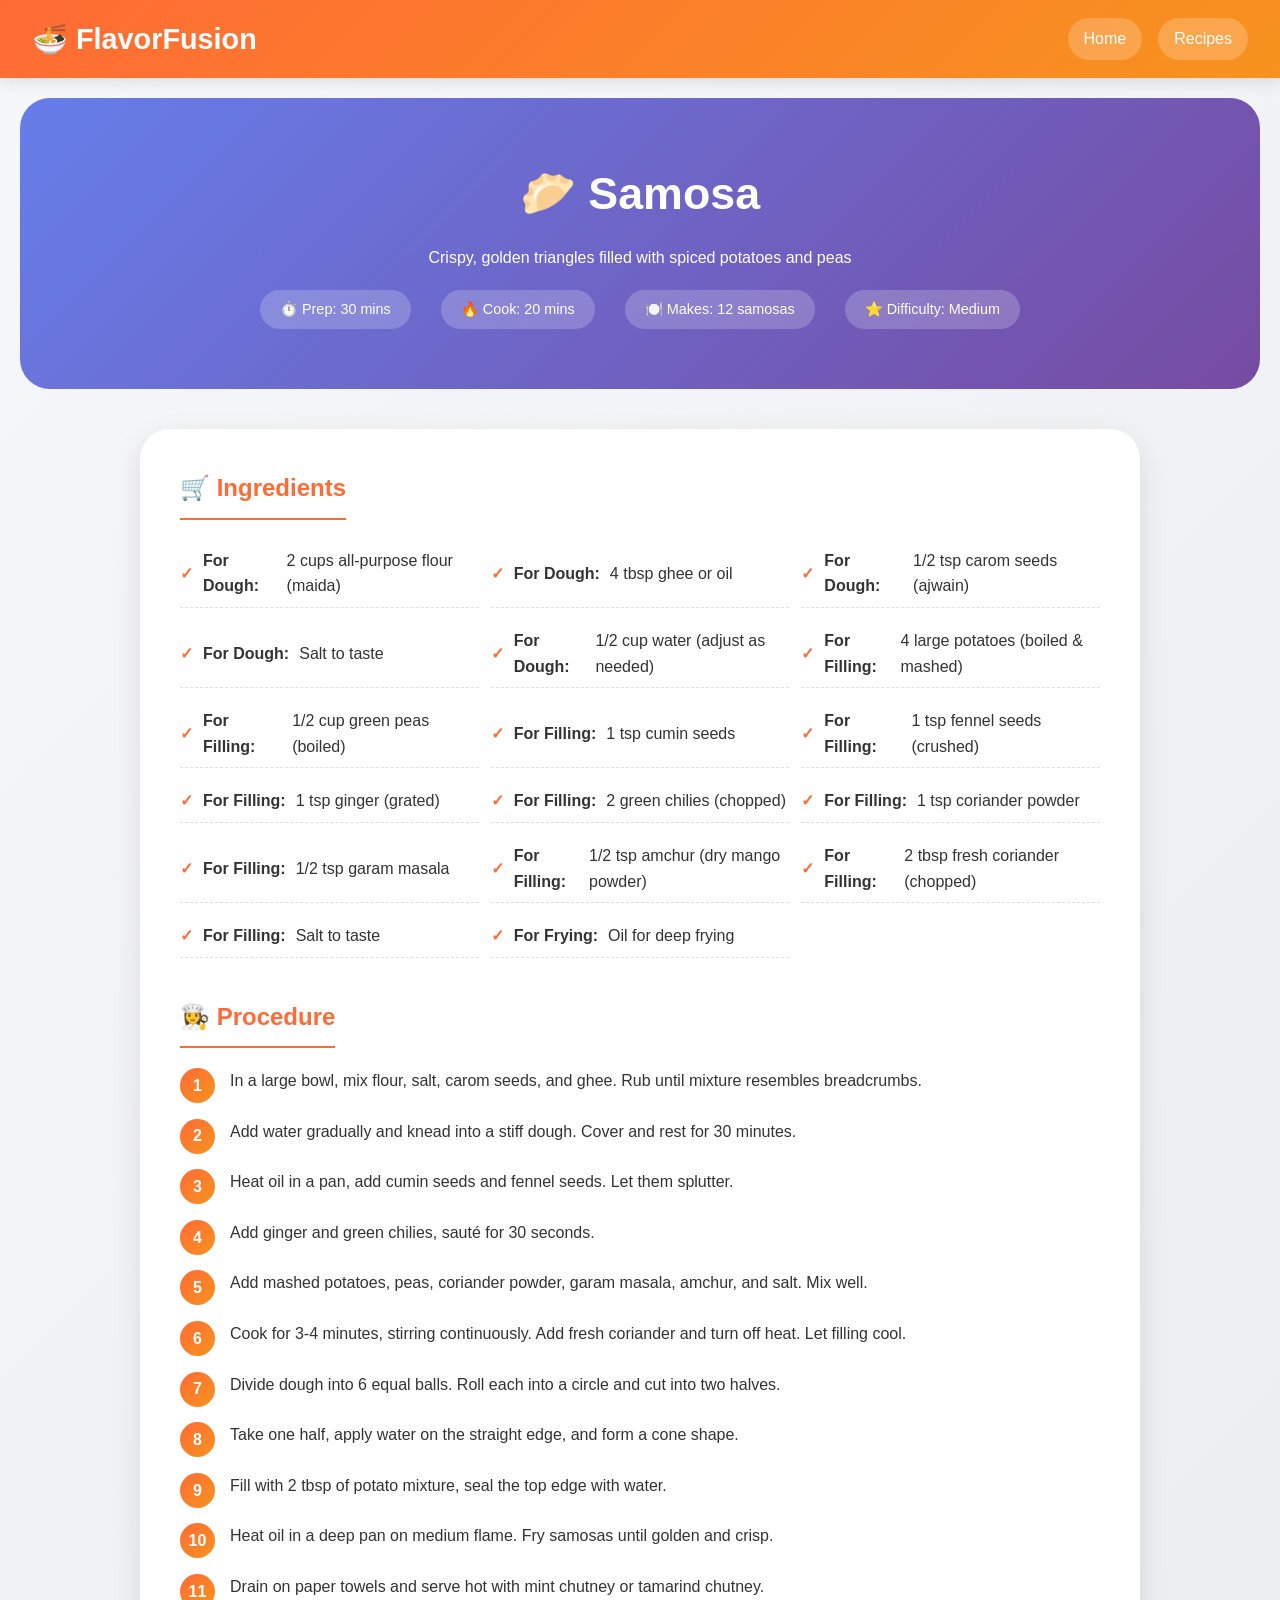
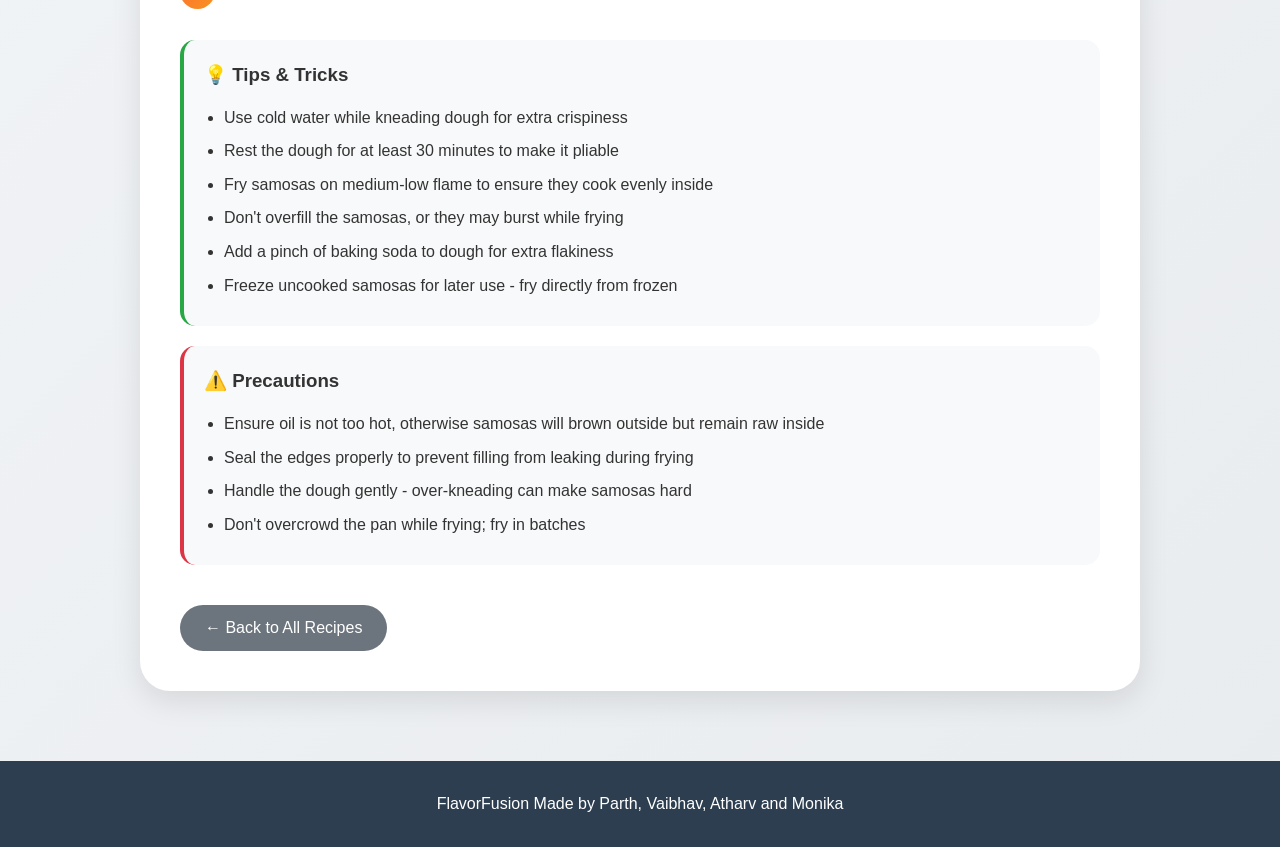
<file: recipe1.html>
<!DOCTYPE html>
<html lang="en">
<head>
    <meta charset="UTF-8">
    <meta name="viewport" content="width=device-width, initial-scale=1.0">
    <title>Samosa Recipe - FlavorFusion</title>
    <link rel="stylesheet" href="style.css">
</head>
<body>
    <header>
        <nav>
            <div class="logo"><a href="index.html">🍜 FlavorFusion</a></div>
            <div class="nav-links">
                <a href="index.html">Home</a>
                <a href="index.html#recipes">Recipes</a>
            </div>
        </nav>
    </header>

    <div class="container">
        <div class="recipe-hero">
            <h1>🥟 Samosa</h1>
            <p>Crispy, golden triangles filled with spiced potatoes and peas</p>
            <div class="recipe-meta">
                <span>⏱️ Prep: 30 mins</span>
                <span>🔥 Cook: 20 mins</span>
                <span>🍽️ Makes: 12 samosas</span>
                <span>⭐ Difficulty: Medium</span>
            </div>
        </div>

        <div class="recipe-content">
            <div class="recipe-section">
                <h2>🛒 Ingredients</h2>
                <ul class="ingredients-list">
                    <li><strong>For Dough:</strong> 2 cups all-purpose flour (maida)</li>
                    <li><strong>For Dough:</strong> 4 tbsp ghee or oil</li>
                    <li><strong>For Dough:</strong> 1/2 tsp carom seeds (ajwain)</li>
                    <li><strong>For Dough:</strong> Salt to taste</li>
                    <li><strong>For Dough:</strong> 1/2 cup water (adjust as needed)</li>
                    <li><strong>For Filling:</strong> 4 large potatoes (boiled & mashed)</li>
                    <li><strong>For Filling:</strong> 1/2 cup green peas (boiled)</li>
                    <li><strong>For Filling:</strong> 1 tsp cumin seeds</li>
                    <li><strong>For Filling:</strong> 1 tsp fennel seeds (crushed)</li>
                    <li><strong>For Filling:</strong> 1 tsp ginger (grated)</li>
                    <li><strong>For Filling:</strong> 2 green chilies (chopped)</li>
                    <li><strong>For Filling:</strong> 1 tsp coriander powder</li>
                    <li><strong>For Filling:</strong> 1/2 tsp garam masala</li>
                    <li><strong>For Filling:</strong> 1/2 tsp amchur (dry mango powder)</li>
                    <li><strong>For Filling:</strong> 2 tbsp fresh coriander (chopped)</li>
                    <li><strong>For Filling:</strong> Salt to taste</li>
                    <li><strong>For Frying:</strong> Oil for deep frying</li>
                </ul>
            </div>

            <div class="recipe-section">
                <h2>👩‍🍳 Procedure</h2>
                <ul class="steps-list">
                    <li>In a large bowl, mix flour, salt, carom seeds, and ghee. Rub until mixture resembles breadcrumbs.</li>
                    <li>Add water gradually and knead into a stiff dough. Cover and rest for 30 minutes.</li>
                    <li>Heat oil in a pan, add cumin seeds and fennel seeds. Let them splutter.</li>
                    <li>Add ginger and green chilies, sauté for 30 seconds.</li>
                    <li>Add mashed potatoes, peas, coriander powder, garam masala, amchur, and salt. Mix well.</li>
                    <li>Cook for 3-4 minutes, stirring continuously. Add fresh coriander and turn off heat. Let filling cool.</li>
                    <li>Divide dough into 6 equal balls. Roll each into a circle and cut into two halves.</li>
                    <li>Take one half, apply water on the straight edge, and form a cone shape.</li>
                    <li>Fill with 2 tbsp of potato mixture, seal the top edge with water.</li>
                    <li>Heat oil in a deep pan on medium flame. Fry samosas until golden and crisp.</li>
                    <li>Drain on paper towels and serve hot with mint chutney or tamarind chutney.</li>
                </ul>
            </div>

            <div class="tips-box">
                <h3>💡 Tips & Tricks</h3>
                <ul>
                    <li>Use cold water while kneading dough for extra crispiness</li>
                    <li>Rest the dough for at least 30 minutes to make it pliable</li>
                    <li>Fry samosas on medium-low flame to ensure they cook evenly inside</li>
                    <li>Don't overfill the samosas, or they may burst while frying</li>
                    <li>Add a pinch of baking soda to dough for extra flakiness</li>
                    <li>Freeze uncooked samosas for later use - fry directly from frozen</li>
                </ul>
            </div>

            <div class="precautions-box">
                <h3>⚠️ Precautions</h3>
                <ul>
                    <li>Ensure oil is not too hot, otherwise samosas will brown outside but remain raw inside</li>
                    <li>Seal the edges properly to prevent filling from leaking during frying</li>
                    <li>Handle the dough gently - over-kneading can make samosas hard</li>
                    <li>Don't overcrowd the pan while frying; fry in batches</li>
                </ul>
            </div>

            <a href="index.html" class="back-btn">← Back to All Recipes</a>
        </div>
    </div>

    <footer>
        <p>FlavorFusion Made by Parth, Vaibhav, Atharv and Monika</p>
    </footer>
</body>
</html>
</file>
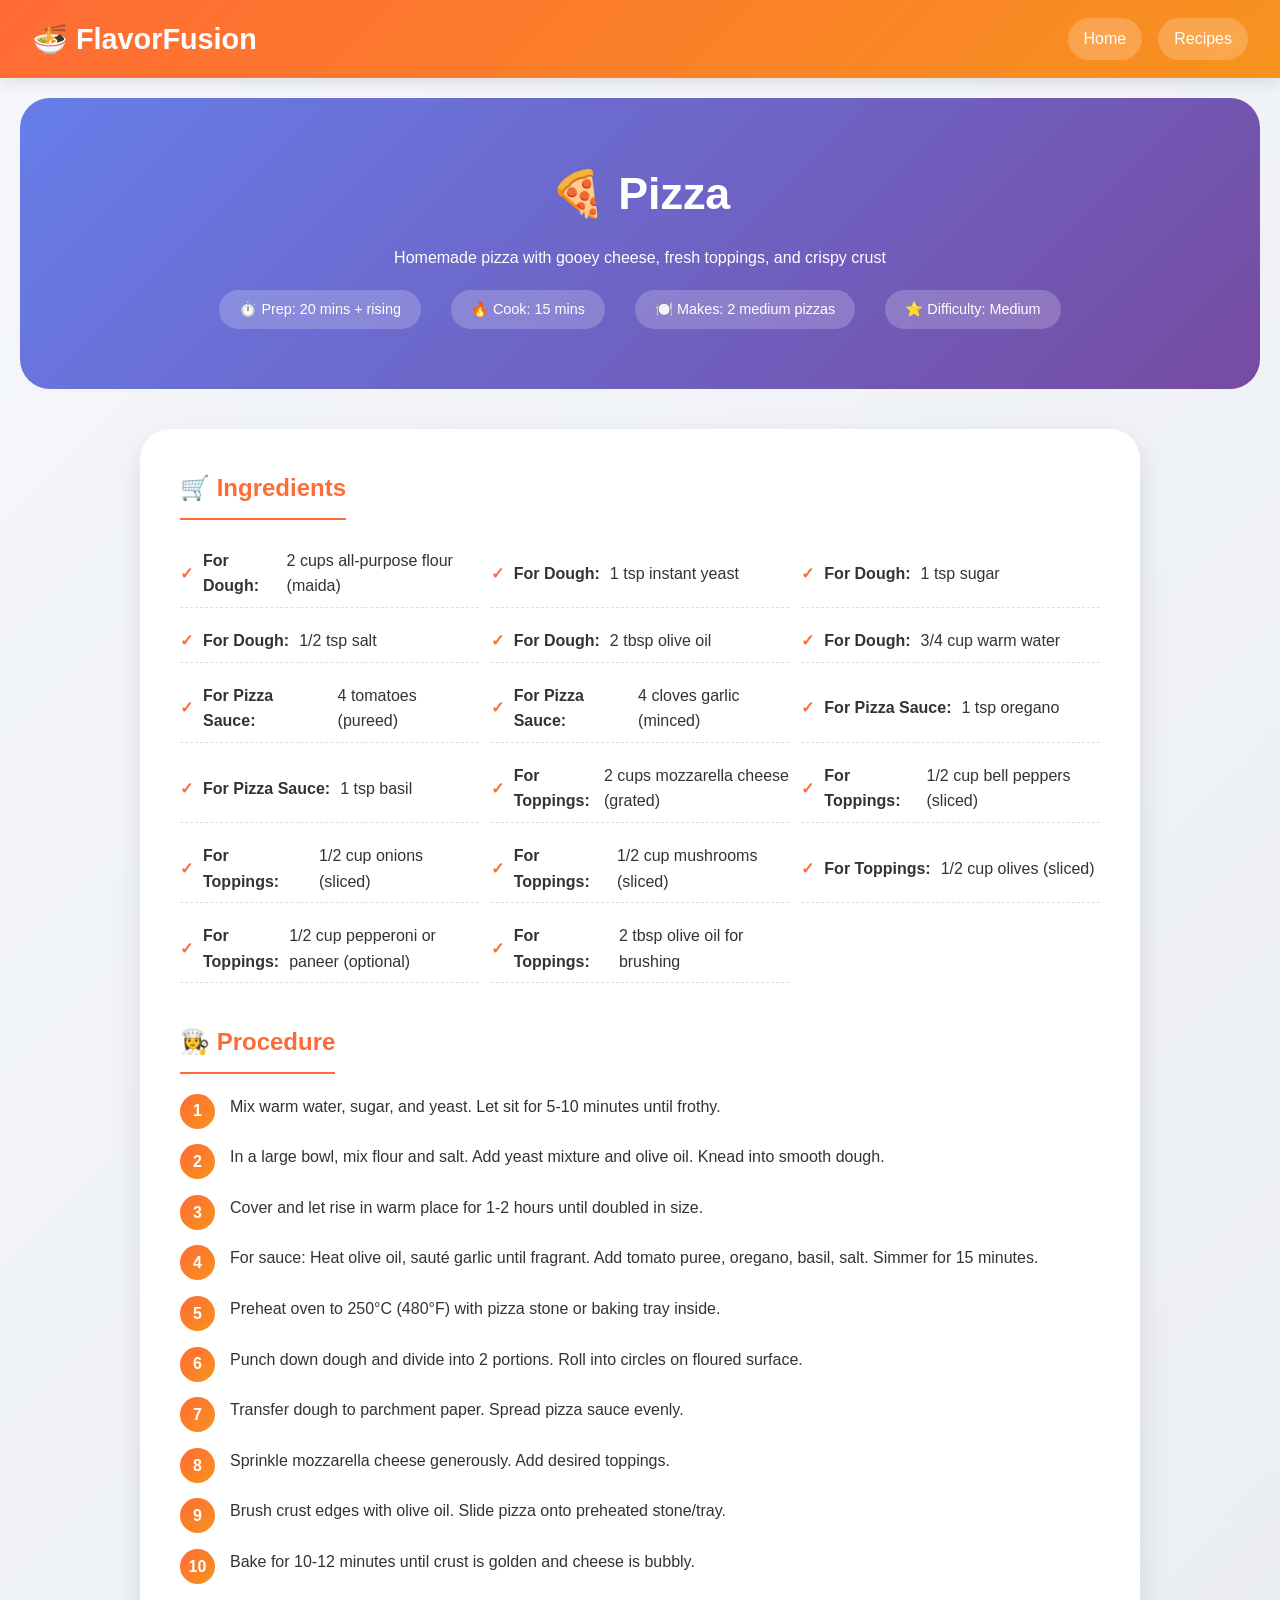
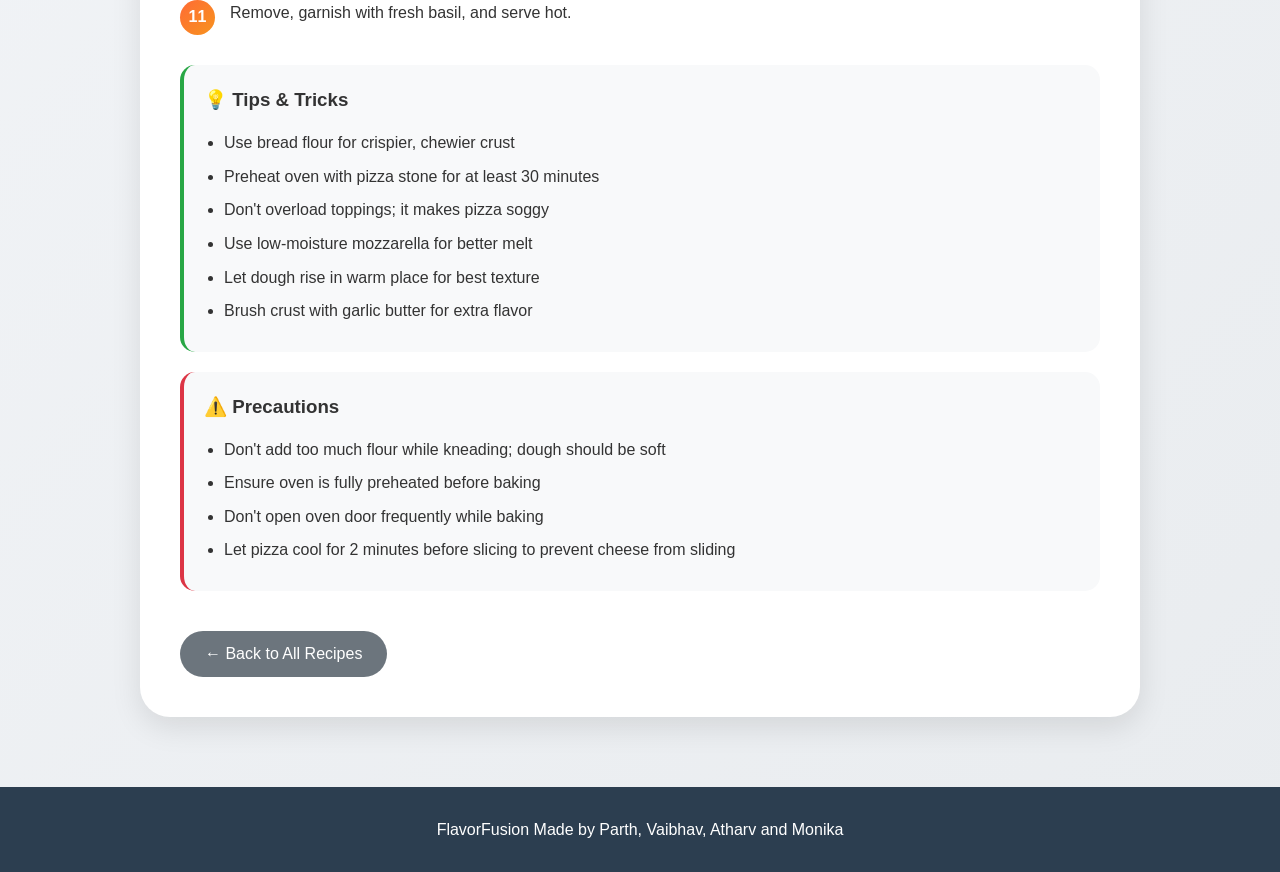
<file: recipe10.html>
<!DOCTYPE html>
<html lang="en">
<head>
    <meta charset="UTF-8">
    <meta name="viewport" content="width=device-width, initial-scale=1.0">
    <title>Pizza Recipe - FlavorFusion</title>
    <link rel="stylesheet" href="style.css">
</head>
<body>
    <header>
        <nav>
            <div class="logo"><a href="index.html">🍜 FlavorFusion</a></div>
            <div class="nav-links">
                <a href="index.html">Home</a>
                <a href="index.html#recipes">Recipes</a>
            </div>
        </nav>
    </header>

    <div class="container">
        <div class="recipe-hero">
            <h1>🍕 Pizza</h1>
            <p>Homemade pizza with gooey cheese, fresh toppings, and crispy crust</p>
            <div class="recipe-meta">
                <span>⏱️ Prep: 20 mins + rising</span>
                <span>🔥 Cook: 15 mins</span>
                <span>🍽️ Makes: 2 medium pizzas</span>
                <span>⭐ Difficulty: Medium</span>
            </div>
        </div>

        <div class="recipe-content">
            <div class="recipe-section">
                <h2>🛒 Ingredients</h2>
                <ul class="ingredients-list">
                    <li><strong>For Dough:</strong> 2 cups all-purpose flour (maida)</li>
                    <li><strong>For Dough:</strong> 1 tsp instant yeast</li>
                    <li><strong>For Dough:</strong> 1 tsp sugar</li>
                    <li><strong>For Dough:</strong> 1/2 tsp salt</li>
                    <li><strong>For Dough:</strong> 2 tbsp olive oil</li>
                    <li><strong>For Dough:</strong> 3/4 cup warm water</li>
                    <li><strong>For Pizza Sauce:</strong> 4 tomatoes (pureed)</li>
                    <li><strong>For Pizza Sauce:</strong> 4 cloves garlic (minced)</li>
                    <li><strong>For Pizza Sauce:</strong> 1 tsp oregano</li>
                    <li><strong>For Pizza Sauce:</strong> 1 tsp basil</li>
                    <li><strong>For Toppings:</strong> 2 cups mozzarella cheese (grated)</li>
                    <li><strong>For Toppings:</strong> 1/2 cup bell peppers (sliced)</li>
                    <li><strong>For Toppings:</strong> 1/2 cup onions (sliced)</li>
                    <li><strong>For Toppings:</strong> 1/2 cup mushrooms (sliced)</li>
                    <li><strong>For Toppings:</strong> 1/2 cup olives (sliced)</li>
                    <li><strong>For Toppings:</strong> 1/2 cup pepperoni or paneer (optional)</li>
                    <li><strong>For Toppings:</strong> 2 tbsp olive oil for brushing</li>
                </ul>
            </div>

            <div class="recipe-section">
                <h2>👩‍🍳 Procedure</h2>
                <ul class="steps-list">
                    <li>Mix warm water, sugar, and yeast. Let sit for 5-10 minutes until frothy.</li>
                    <li>In a large bowl, mix flour and salt. Add yeast mixture and olive oil. Knead into smooth dough.</li>
                    <li>Cover and let rise in warm place for 1-2 hours until doubled in size.</li>
                    <li>For sauce: Heat olive oil, sauté garlic until fragrant. Add tomato puree, oregano, basil, salt. Simmer for 15 minutes.</li>
                    <li>Preheat oven to 250°C (480°F) with pizza stone or baking tray inside.</li>
                    <li>Punch down dough and divide into 2 portions. Roll into circles on floured surface.</li>
                    <li>Transfer dough to parchment paper. Spread pizza sauce evenly.</li>
                    <li>Sprinkle mozzarella cheese generously. Add desired toppings.</li>
                    <li>Brush crust edges with olive oil. Slide pizza onto preheated stone/tray.</li>
                    <li>Bake for 10-12 minutes until crust is golden and cheese is bubbly.</li>
                    <li>Remove, garnish with fresh basil, and serve hot.</li>
                </ul>
            </div>

            <div class="tips-box">
                <h3>💡 Tips & Tricks</h3>
                <ul>
                    <li>Use bread flour for crispier, chewier crust</li>
                    <li>Preheat oven with pizza stone for at least 30 minutes</li>
                    <li>Don't overload toppings; it makes pizza soggy</li>
                    <li>Use low-moisture mozzarella for better melt</li>
                    <li>Let dough rise in warm place for best texture</li>
                    <li>Brush crust with garlic butter for extra flavor</li>
                </ul>
            </div>

            <div class="precautions-box">
                <h3>⚠️ Precautions</h3>
                <ul>
                    <li>Don't add too much flour while kneading; dough should be soft</li>
                    <li>Ensure oven is fully preheated before baking</li>
                    <li>Don't open oven door frequently while baking</li>
                    <li>Let pizza cool for 2 minutes before slicing to prevent cheese from sliding</li>
                </ul>
            </div>

            <a href="index.html" class="back-btn">← Back to All Recipes</a>
        </div>
    </div>

    <footer>
        <p>FlavorFusion Made by Parth, Vaibhav, Atharv and Monika</p>
    </footer>
</body>
</html>
</file>
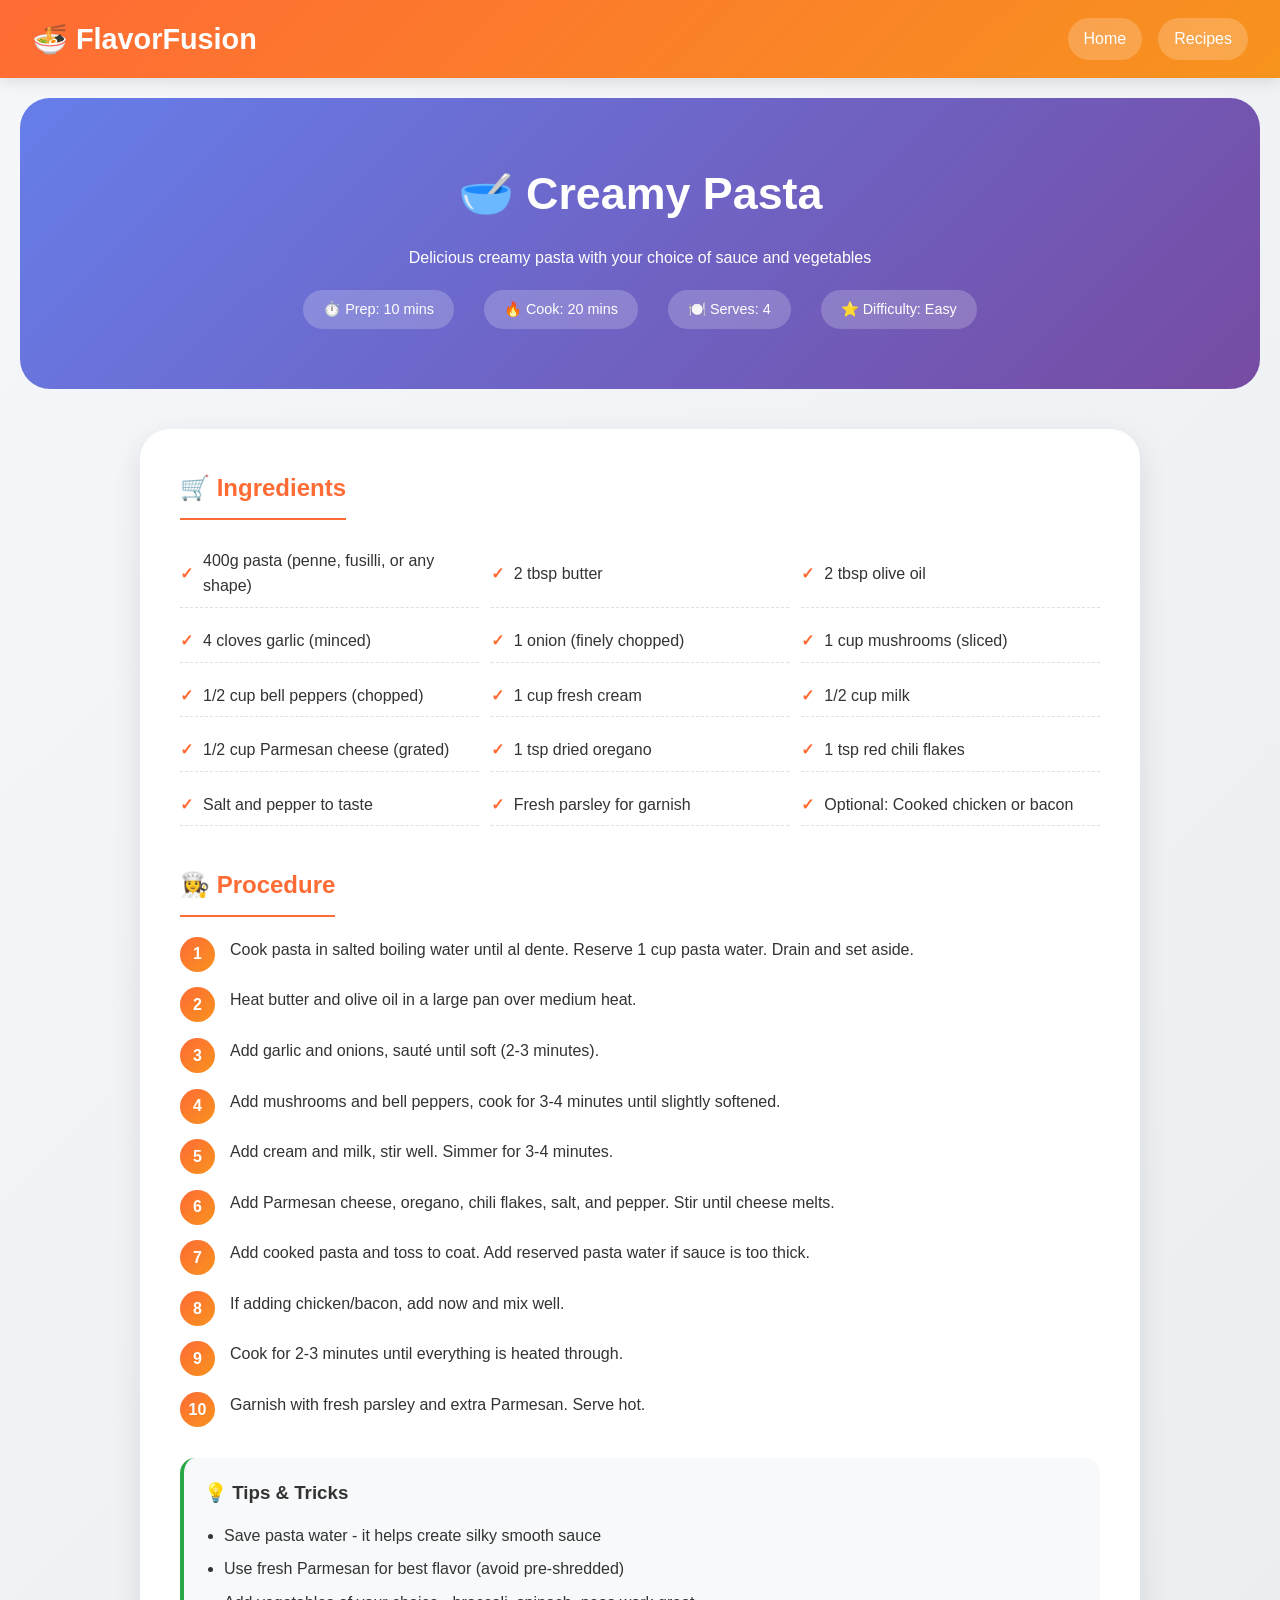
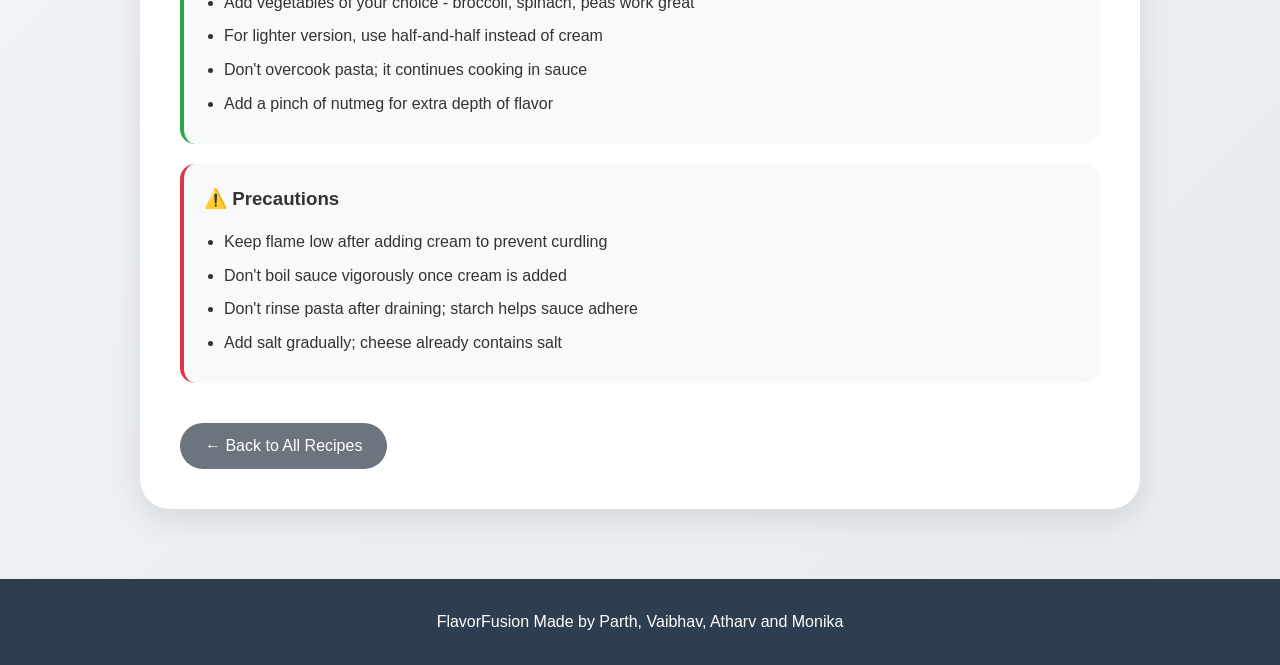
<file: recipe11.html>
<!DOCTYPE html>
<html lang="en">
<head>
    <meta charset="UTF-8">
    <meta name="viewport" content="width=device-width, initial-scale=1.0">
    <title>Pasta Recipe - FlavorFusion</title>
    <link rel="stylesheet" href="style.css">
</head>
<body>
    <header>
        <nav>
            <div class="logo"><a href="index.html">🍜 FlavorFusion</a></div>
            <div class="nav-links">
                <a href="index.html">Home</a>
                <a href="index.html#recipes">Recipes</a>
            </div>
        </nav>
    </header>

    <div class="container">
        <div class="recipe-hero">
            <h1>🥣 Creamy Pasta</h1>
            <p>Delicious creamy pasta with your choice of sauce and vegetables</p>
            <div class="recipe-meta">
                <span>⏱️ Prep: 10 mins</span>
                <span>🔥 Cook: 20 mins</span>
                <span>🍽️ Serves: 4</span>
                <span>⭐ Difficulty: Easy</span>
            </div>
        </div>

        <div class="recipe-content">
            <div class="recipe-section">
                <h2>🛒 Ingredients</h2>
                <ul class="ingredients-list">
                    <li>400g pasta (penne, fusilli, or any shape)</li>
                    <li>2 tbsp butter</li>
                    <li>2 tbsp olive oil</li>
                    <li>4 cloves garlic (minced)</li>
                    <li>1 onion (finely chopped)</li>
                    <li>1 cup mushrooms (sliced)</li>
                    <li>1/2 cup bell peppers (chopped)</li>
                    <li>1 cup fresh cream</li>
                    <li>1/2 cup milk</li>
                    <li>1/2 cup Parmesan cheese (grated)</li>
                    <li>1 tsp dried oregano</li>
                    <li>1 tsp red chili flakes</li>
                    <li>Salt and pepper to taste</li>
                    <li>Fresh parsley for garnish</li>
                    <li>Optional: Cooked chicken or bacon</li>
                </ul>
            </div>

            <div class="recipe-section">
                <h2>👩‍🍳 Procedure</h2>
                <ul class="steps-list">
                    <li>Cook pasta in salted boiling water until al dente. Reserve 1 cup pasta water. Drain and set aside.</li>
                    <li>Heat butter and olive oil in a large pan over medium heat.</li>
                    <li>Add garlic and onions, sauté until soft (2-3 minutes).</li>
                    <li>Add mushrooms and bell peppers, cook for 3-4 minutes until slightly softened.</li>
                    <li>Add cream and milk, stir well. Simmer for 3-4 minutes.</li>
                    <li>Add Parmesan cheese, oregano, chili flakes, salt, and pepper. Stir until cheese melts.</li>
                    <li>Add cooked pasta and toss to coat. Add reserved pasta water if sauce is too thick.</li>
                    <li>If adding chicken/bacon, add now and mix well.</li>
                    <li>Cook for 2-3 minutes until everything is heated through.</li>
                    <li>Garnish with fresh parsley and extra Parmesan. Serve hot.</li>
                </ul>
            </div>

            <div class="tips-box">
                <h3>💡 Tips & Tricks</h3>
                <ul>
                    <li>Save pasta water - it helps create silky smooth sauce</li>
                    <li>Use fresh Parmesan for best flavor (avoid pre-shredded)</li>
                    <li>Add vegetables of your choice - broccoli, spinach, peas work great</li>
                    <li>For lighter version, use half-and-half instead of cream</li>
                    <li>Don't overcook pasta; it continues cooking in sauce</li>
                    <li>Add a pinch of nutmeg for extra depth of flavor</li>
                </ul>
            </div>

            <div class="precautions-box">
                <h3>⚠️ Precautions</h3>
                <ul>
                    <li>Keep flame low after adding cream to prevent curdling</li>
                    <li>Don't boil sauce vigorously once cream is added</li>
                    <li>Don't rinse pasta after draining; starch helps sauce adhere</li>
                    <li>Add salt gradually; cheese already contains salt</li>
                </ul>
            </div>

            <a href="index.html" class="back-btn">← Back to All Recipes</a>
        </div>
    </div>

    <footer>
        <p>FlavorFusion Made by Parth, Vaibhav, Atharv and Monika</p>
    </footer>
</body>
</html>
</file>
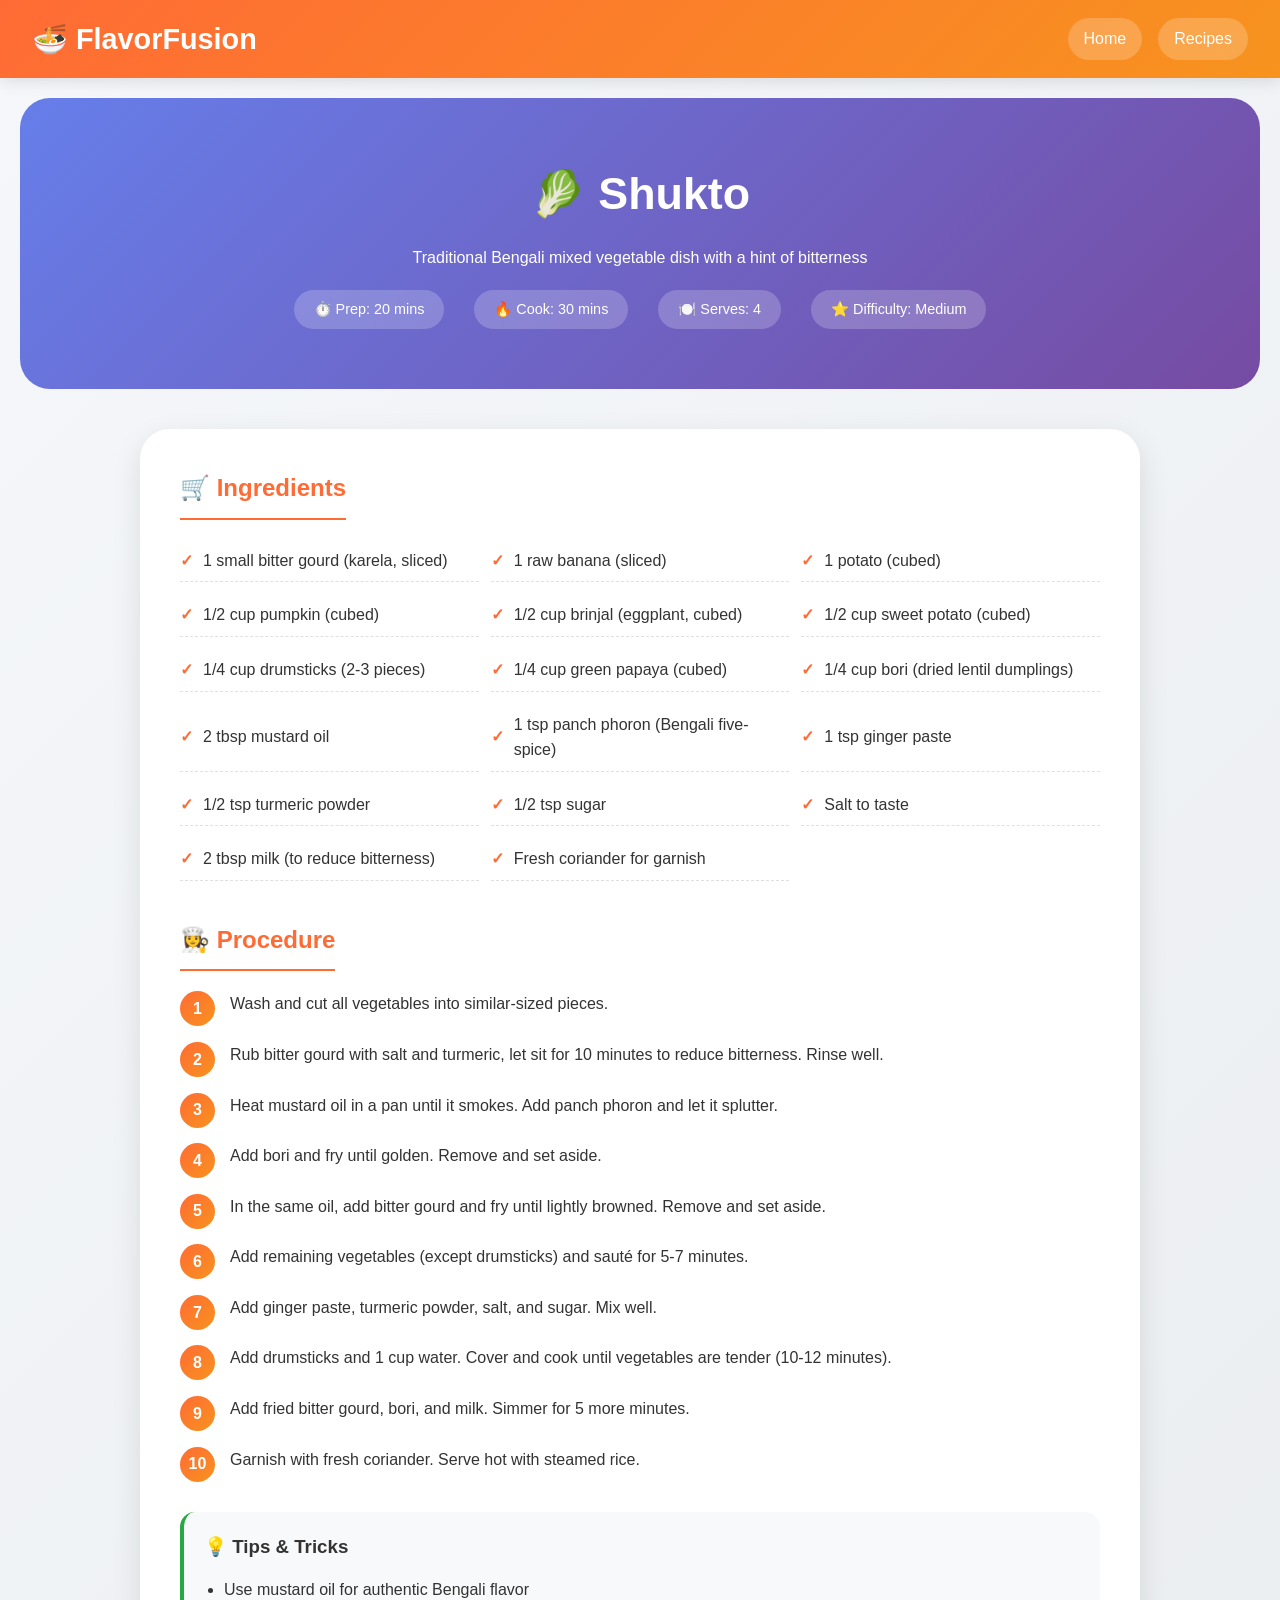
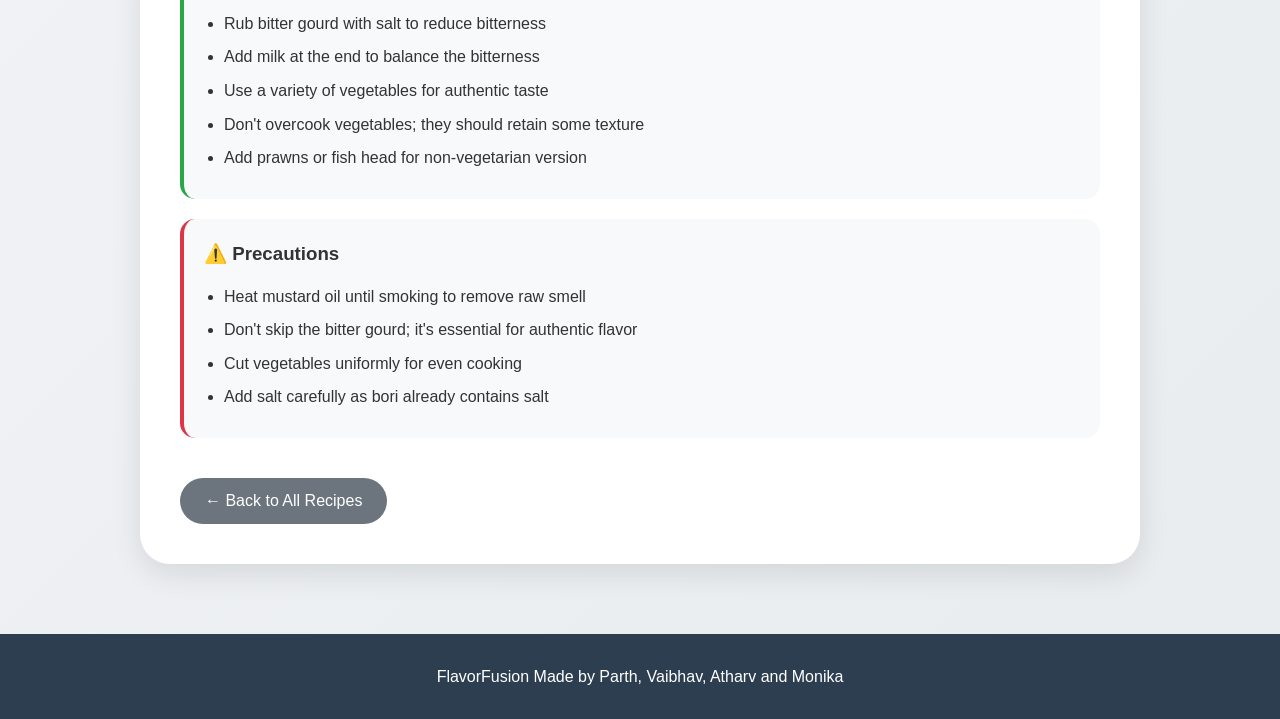
<file: recipe12.html>
<!DOCTYPE html>
<html lang="en">
<head>
    <meta charset="UTF-8">
    <meta name="viewport" content="width=device-width, initial-scale=1.0">
    <title>Shukto Recipe - FlavorFusion</title>
    <link rel="stylesheet" href="style.css">
</head>
<body>
    <header>
        <nav>
            <div class="logo"><a href="index.html">🍜 FlavorFusion</a></div>
            <div class="nav-links">
                <a href="index.html">Home</a>
                <a href="index.html#recipes">Recipes</a>
            </div>
        </nav>
    </header>

    <div class="container">
        <div class="recipe-hero">
            <h1>🥬 Shukto</h1>
            <p>Traditional Bengali mixed vegetable dish with a hint of bitterness</p>
            <div class="recipe-meta">
                <span>⏱️ Prep: 20 mins</span>
                <span>🔥 Cook: 30 mins</span>
                <span>🍽️ Serves: 4</span>
                <span>⭐ Difficulty: Medium</span>
            </div>
        </div>

        <div class="recipe-content">
            <div class="recipe-section">
                <h2>🛒 Ingredients</h2>
                <ul class="ingredients-list">
                    <li>1 small bitter gourd (karela, sliced)</li>
                    <li>1 raw banana (sliced)</li>
                    <li>1 potato (cubed)</li>
                    <li>1/2 cup pumpkin (cubed)</li>
                    <li>1/2 cup brinjal (eggplant, cubed)</li>
                    <li>1/2 cup sweet potato (cubed)</li>
                    <li>1/4 cup drumsticks (2-3 pieces)</li>
                    <li>1/4 cup green papaya (cubed)</li>
                    <li>1/4 cup bori (dried lentil dumplings)</li>
                    <li>2 tbsp mustard oil</li>
                    <li>1 tsp panch phoron (Bengali five-spice)</li>
                    <li>1 tsp ginger paste</li>
                    <li>1/2 tsp turmeric powder</li>
                    <li>1/2 tsp sugar</li>
                    <li>Salt to taste</li>
                    <li>2 tbsp milk (to reduce bitterness)</li>
                    <li>Fresh coriander for garnish</li>
                </ul>
            </div>

            <div class="recipe-section">
                <h2>👩‍🍳 Procedure</h2>
                <ul class="steps-list">
                    <li>Wash and cut all vegetables into similar-sized pieces.</li>
                    <li>Rub bitter gourd with salt and turmeric, let sit for 10 minutes to reduce bitterness. Rinse well.</li>
                    <li>Heat mustard oil in a pan until it smokes. Add panch phoron and let it splutter.</li>
                    <li>Add bori and fry until golden. Remove and set aside.</li>
                    <li>In the same oil, add bitter gourd and fry until lightly browned. Remove and set aside.</li>
                    <li>Add remaining vegetables (except drumsticks) and sauté for 5-7 minutes.</li>
                    <li>Add ginger paste, turmeric powder, salt, and sugar. Mix well.</li>
                    <li>Add drumsticks and 1 cup water. Cover and cook until vegetables are tender (10-12 minutes).</li>
                    <li>Add fried bitter gourd, bori, and milk. Simmer for 5 more minutes.</li>
                    <li>Garnish with fresh coriander. Serve hot with steamed rice.</li>
                </ul>
            </div>

            <div class="tips-box">
                <h3>💡 Tips & Tricks</h3>
                <ul>
                    <li>Use mustard oil for authentic Bengali flavor</li>
                    <li>Rub bitter gourd with salt to reduce bitterness</li>
                    <li>Add milk at the end to balance the bitterness</li>
                    <li>Use a variety of vegetables for authentic taste</li>
                    <li>Don't overcook vegetables; they should retain some texture</li>
                    <li>Add prawns or fish head for non-vegetarian version</li>
                </ul>
            </div>

            <div class="precautions-box">
                <h3>⚠️ Precautions</h3>
                <ul>
                    <li>Heat mustard oil until smoking to remove raw smell</li>
                    <li>Don't skip the bitter gourd; it's essential for authentic flavor</li>
                    <li>Cut vegetables uniformly for even cooking</li>
                    <li>Add salt carefully as bori already contains salt</li>
                </ul>
            </div>

            <a href="index.html" class="back-btn">← Back to All Recipes</a>
        </div>
    </div>

    <footer>
        <p>FlavorFusion Made by Parth, Vaibhav, Atharv and Monika</p>
    </footer>
</body>
</html>
</file>
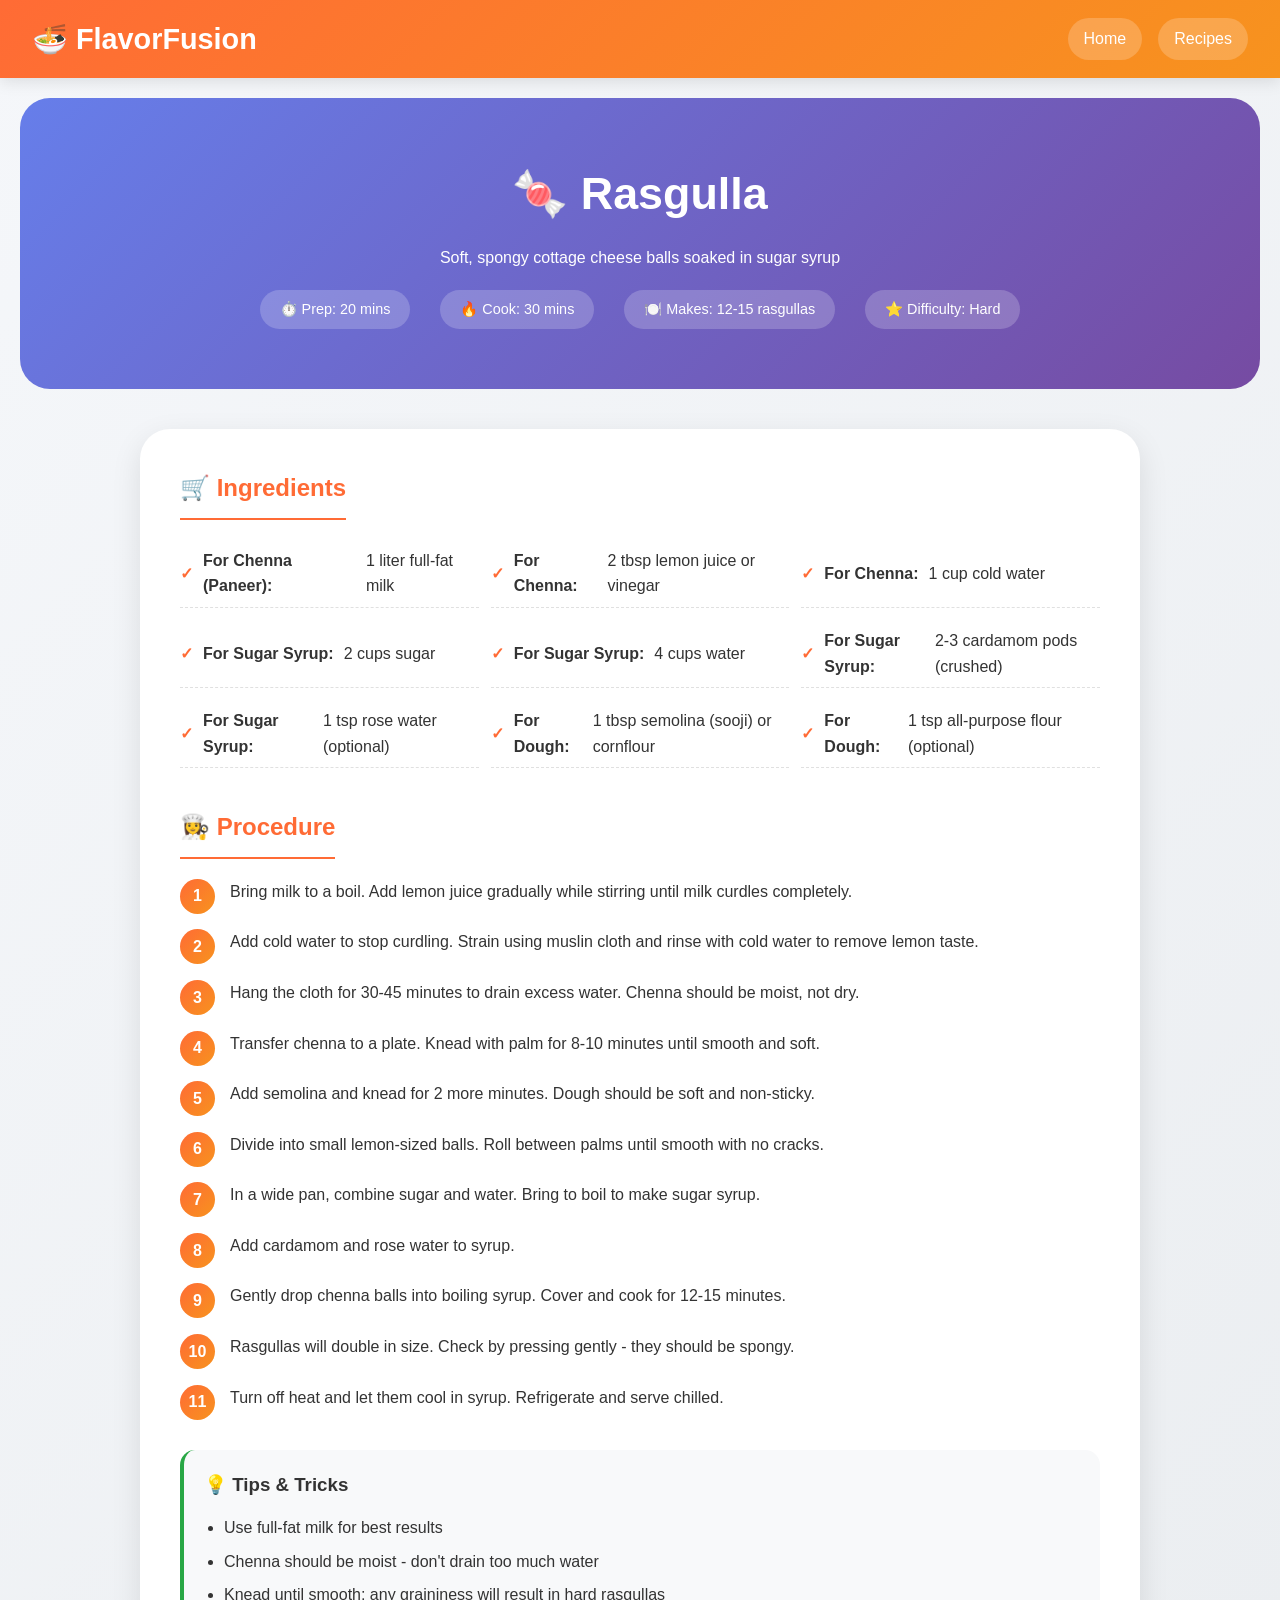
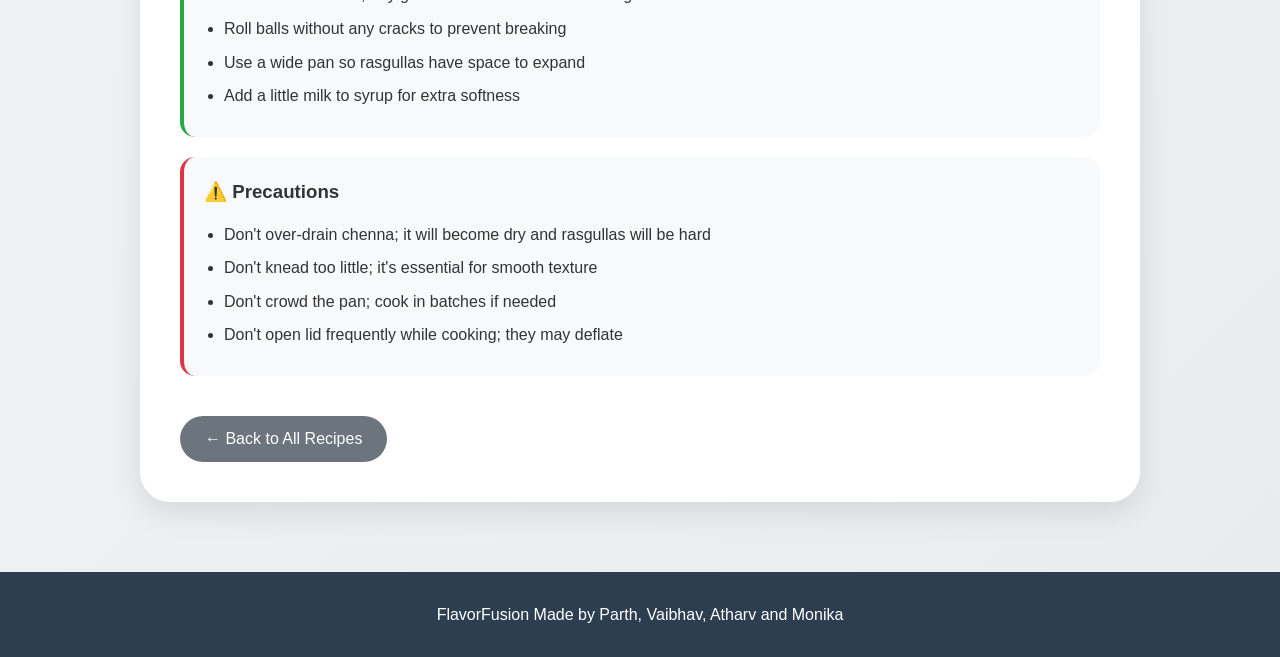
<file: recipe13.html>
<!DOCTYPE html>
<html lang="en">
<head>
    <meta charset="UTF-8">
    <meta name="viewport" content="width=device-width, initial-scale=1.0">
    <title>Rasgulla Recipe - FlavorFusion</title>
    <link rel="stylesheet" href="style.css">
</head>
<body>
    <header>
        <nav>
            <div class="logo"><a href="index.html">🍜 FlavorFusion</a></div>
            <div class="nav-links">
                <a href="index.html">Home</a>
                <a href="index.html#recipes">Recipes</a>
            </div>
        </nav>
    </header>

    <div class="container">
        <div class="recipe-hero">
            <h1>🍬 Rasgulla</h1>
            <p>Soft, spongy cottage cheese balls soaked in sugar syrup</p>
            <div class="recipe-meta">
                <span>⏱️ Prep: 20 mins</span>
                <span>🔥 Cook: 30 mins</span>
                <span>🍽️ Makes: 12-15 rasgullas</span>
                <span>⭐ Difficulty: Hard</span>
            </div>
        </div>

        <div class="recipe-content">
            <div class="recipe-section">
                <h2>🛒 Ingredients</h2>
                <ul class="ingredients-list">
                    <li><strong>For Chenna (Paneer):</strong> 1 liter full-fat milk</li>
                    <li><strong>For Chenna:</strong> 2 tbsp lemon juice or vinegar</li>
                    <li><strong>For Chenna:</strong> 1 cup cold water</li>
                    <li><strong>For Sugar Syrup:</strong> 2 cups sugar</li>
                    <li><strong>For Sugar Syrup:</strong> 4 cups water</li>
                    <li><strong>For Sugar Syrup:</strong> 2-3 cardamom pods (crushed)</li>
                    <li><strong>For Sugar Syrup:</strong> 1 tsp rose water (optional)</li>
                    <li><strong>For Dough:</strong> 1 tbsp semolina (sooji) or cornflour</li>
                    <li><strong>For Dough:</strong> 1 tsp all-purpose flour (optional)</li>
                </ul>
            </div>

            <div class="recipe-section">
                <h2>👩‍🍳 Procedure</h2>
                <ul class="steps-list">
                    <li>Bring milk to a boil. Add lemon juice gradually while stirring until milk curdles completely.</li>
                    <li>Add cold water to stop curdling. Strain using muslin cloth and rinse with cold water to remove lemon taste.</li>
                    <li>Hang the cloth for 30-45 minutes to drain excess water. Chenna should be moist, not dry.</li>
                    <li>Transfer chenna to a plate. Knead with palm for 8-10 minutes until smooth and soft.</li>
                    <li>Add semolina and knead for 2 more minutes. Dough should be soft and non-sticky.</li>
                    <li>Divide into small lemon-sized balls. Roll between palms until smooth with no cracks.</li>
                    <li>In a wide pan, combine sugar and water. Bring to boil to make sugar syrup.</li>
                    <li>Add cardamom and rose water to syrup.</li>
                    <li>Gently drop chenna balls into boiling syrup. Cover and cook for 12-15 minutes.</li>
                    <li>Rasgullas will double in size. Check by pressing gently - they should be spongy.</li>
                    <li>Turn off heat and let them cool in syrup. Refrigerate and serve chilled.</li>
                </ul>
            </div>

            <div class="tips-box">
                <h3>💡 Tips & Tricks</h3>
                <ul>
                    <li>Use full-fat milk for best results</li>
                    <li>Chenna should be moist - don't drain too much water</li>
                    <li>Knead until smooth; any graininess will result in hard rasgullas</li>
                    <li>Roll balls without any cracks to prevent breaking</li>
                    <li>Use a wide pan so rasgullas have space to expand</li>
                    <li>Add a little milk to syrup for extra softness</li>
                </ul>
            </div>

            <div class="precautions-box">
                <h3>⚠️ Precautions</h3>
                <ul>
                    <li>Don't over-drain chenna; it will become dry and rasgullas will be hard</li>
                    <li>Don't knead too little; it's essential for smooth texture</li>
                    <li>Don't crowd the pan; cook in batches if needed</li>
                    <li>Don't open lid frequently while cooking; they may deflate</li>
                </ul>
            </div>

            <a href="index.html" class="back-btn">← Back to All Recipes</a>
        </div>
    </div>

    <footer>
        <p>FlavorFusion Made by Parth, Vaibhav, Atharv and Monika</p>
    </footer>
</body>
</html>
</file>
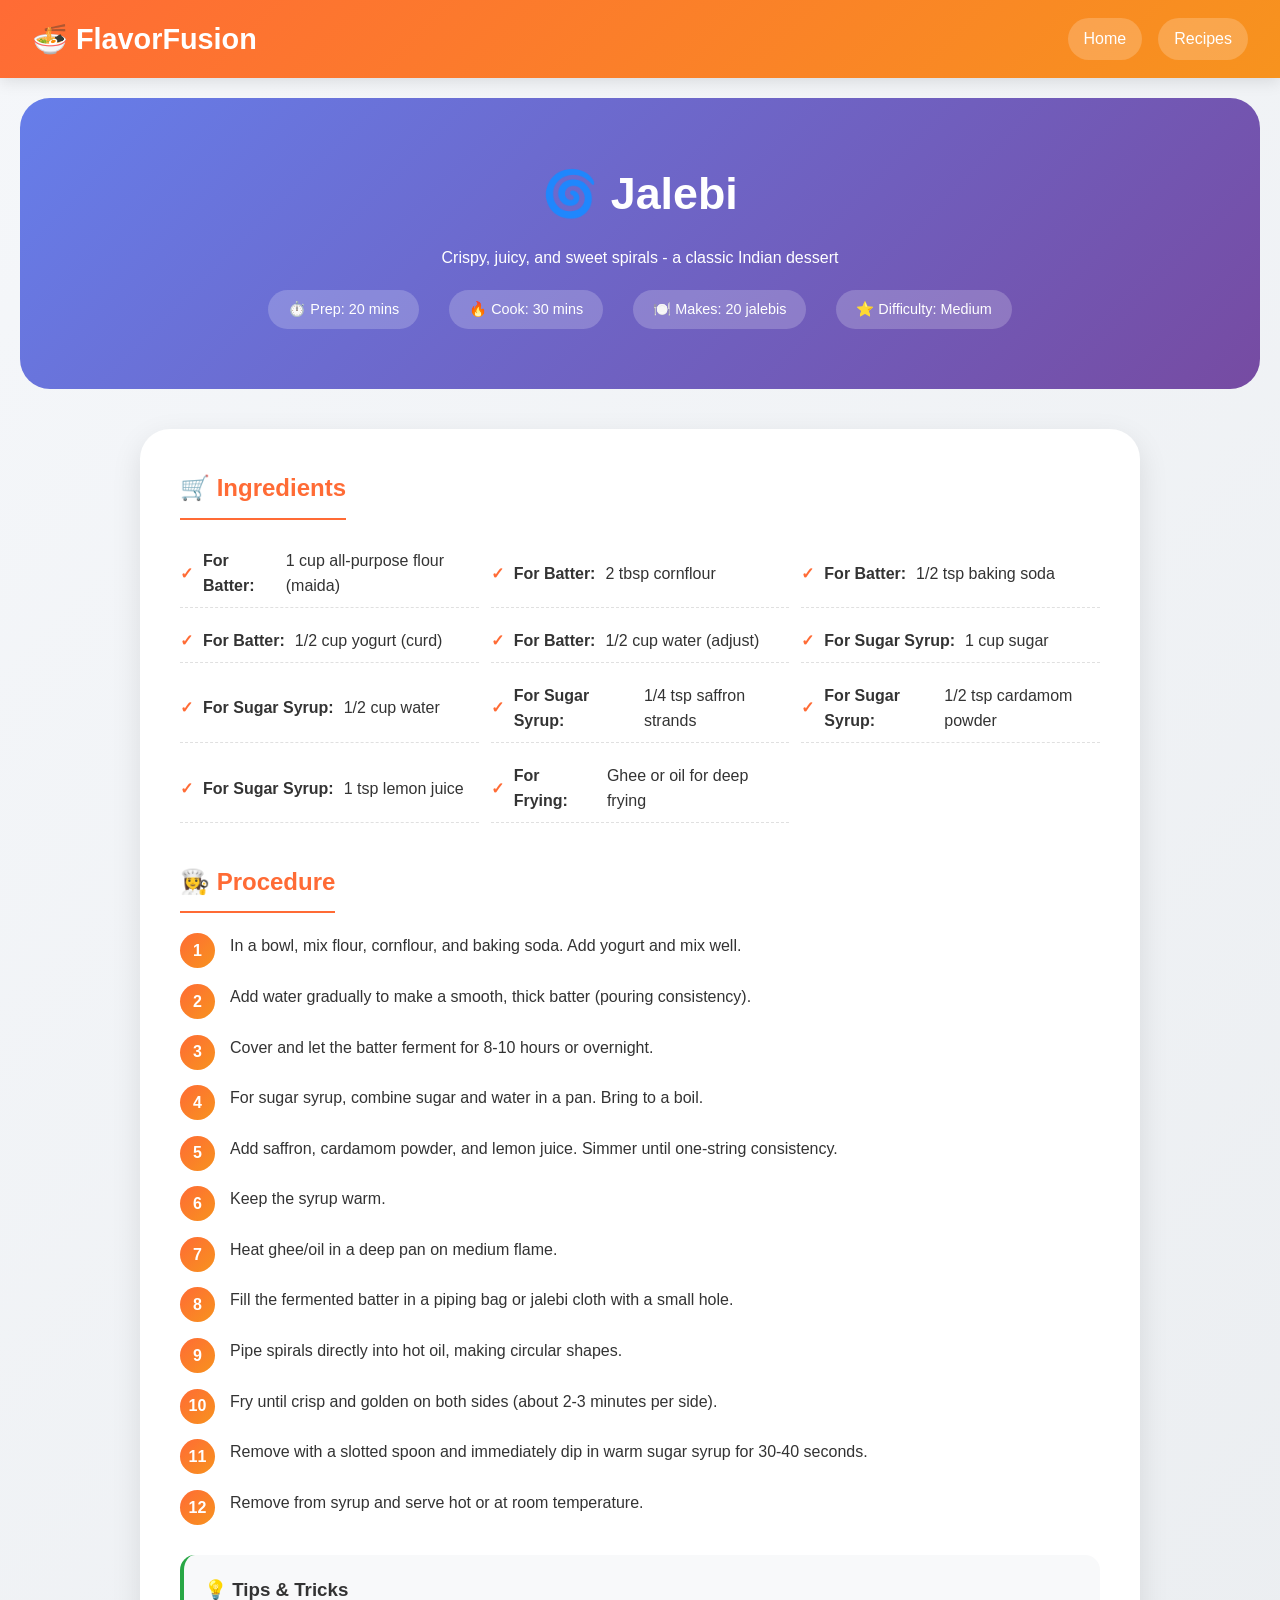
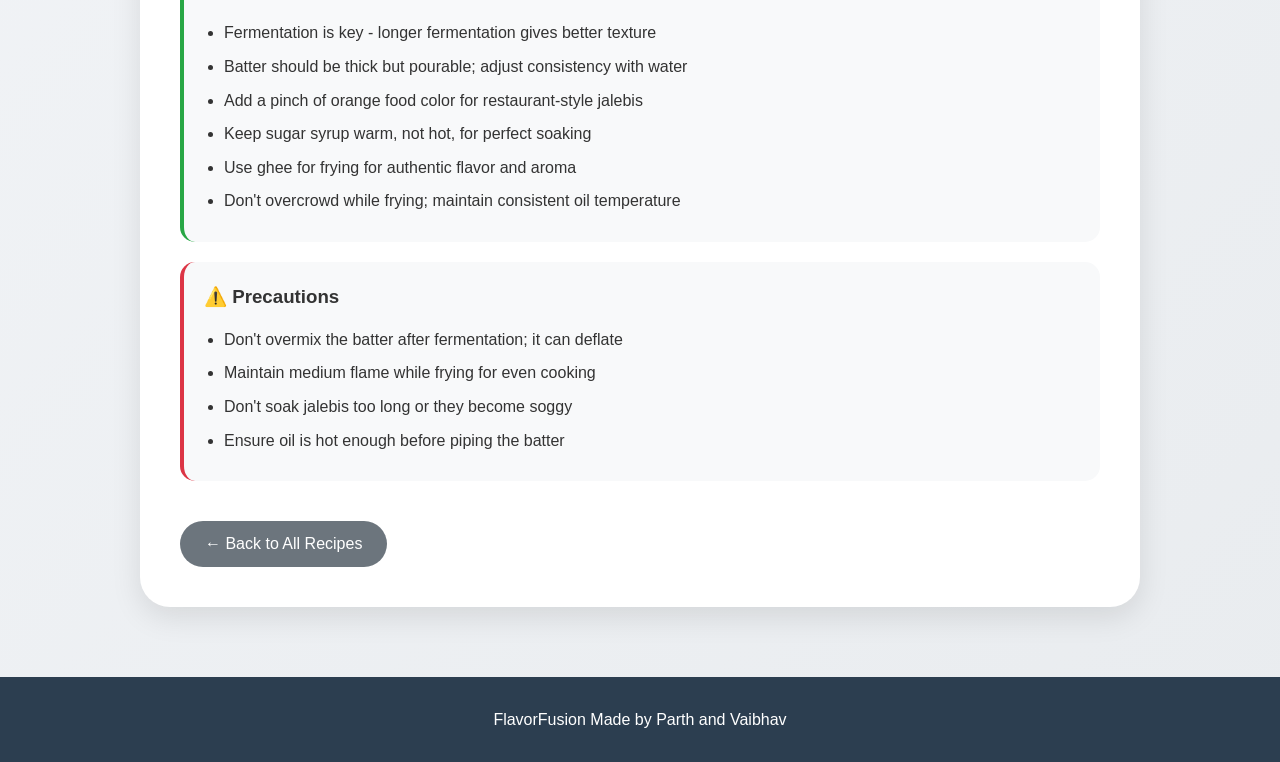
<file: recipe2.html>
<!DOCTYPE html>
<html lang="en">
<head>
    <meta charset="UTF-8">
    <meta name="viewport" content="width=device-width, initial-scale=1.0">
    <title>Jalebi Recipe - FlavorFusion</title>
    <link rel="stylesheet" href="style.css">
</head>
<body>
    <header>
        <nav>
            <div class="logo"><a href="index.html">🍜 FlavorFusion</a></div>
            <div class="nav-links">
                <a href="index.html">Home</a>
                <a href="index.html#recipes">Recipes</a>
            </div>
        </nav>
    </header>

    <div class="container">
        <div class="recipe-hero">
            <h1>🌀 Jalebi</h1>
            <p>Crispy, juicy, and sweet spirals - a classic Indian dessert</p>
            <div class="recipe-meta">
                <span>⏱️ Prep: 20 mins</span>
                <span>🔥 Cook: 30 mins</span>
                <span>🍽️ Makes: 20 jalebis</span>
                <span>⭐ Difficulty: Medium</span>
            </div>
        </div>

        <div class="recipe-content">
            <div class="recipe-section">
                <h2>🛒 Ingredients</h2>
                <ul class="ingredients-list">
                    <li><strong>For Batter:</strong> 1 cup all-purpose flour (maida)</li>
                    <li><strong>For Batter:</strong> 2 tbsp cornflour</li>
                    <li><strong>For Batter:</strong> 1/2 tsp baking soda</li>
                    <li><strong>For Batter:</strong> 1/2 cup yogurt (curd)</li>
                    <li><strong>For Batter:</strong> 1/2 cup water (adjust)</li>
                    <li><strong>For Sugar Syrup:</strong> 1 cup sugar</li>
                    <li><strong>For Sugar Syrup:</strong> 1/2 cup water</li>
                    <li><strong>For Sugar Syrup:</strong> 1/4 tsp saffron strands</li>
                    <li><strong>For Sugar Syrup:</strong> 1/2 tsp cardamom powder</li>
                    <li><strong>For Sugar Syrup:</strong> 1 tsp lemon juice</li>
                    <li><strong>For Frying:</strong> Ghee or oil for deep frying</li>
                </ul>
            </div>

            <div class="recipe-section">
                <h2>👩‍🍳 Procedure</h2>
                <ul class="steps-list">
                    <li>In a bowl, mix flour, cornflour, and baking soda. Add yogurt and mix well.</li>
                    <li>Add water gradually to make a smooth, thick batter (pouring consistency).</li>
                    <li>Cover and let the batter ferment for 8-10 hours or overnight.</li>
                    <li>For sugar syrup, combine sugar and water in a pan. Bring to a boil.</li>
                    <li>Add saffron, cardamom powder, and lemon juice. Simmer until one-string consistency.</li>
                    <li>Keep the syrup warm.</li>
                    <li>Heat ghee/oil in a deep pan on medium flame.</li>
                    <li>Fill the fermented batter in a piping bag or jalebi cloth with a small hole.</li>
                    <li>Pipe spirals directly into hot oil, making circular shapes.</li>
                    <li>Fry until crisp and golden on both sides (about 2-3 minutes per side).</li>
                    <li>Remove with a slotted spoon and immediately dip in warm sugar syrup for 30-40 seconds.</li>
                    <li>Remove from syrup and serve hot or at room temperature.</li>
                </ul>
            </div>

            <div class="tips-box">
                <h3>💡 Tips & Tricks</h3>
                <ul>
                    <li>Fermentation is key - longer fermentation gives better texture</li>
                    <li>Batter should be thick but pourable; adjust consistency with water</li>
                    <li>Add a pinch of orange food color for restaurant-style jalebis</li>
                    <li>Keep sugar syrup warm, not hot, for perfect soaking</li>
                    <li>Use ghee for frying for authentic flavor and aroma</li>
                    <li>Don't overcrowd while frying; maintain consistent oil temperature</li>
                </ul>
            </div>

            <div class="precautions-box">
                <h3>⚠️ Precautions</h3>
                <ul>
                    <li>Don't overmix the batter after fermentation; it can deflate</li>
                    <li>Maintain medium flame while frying for even cooking</li>
                    <li>Don't soak jalebis too long or they become soggy</li>
                    <li>Ensure oil is hot enough before piping the batter</li>
                </ul>
            </div>

            <a href="index.html" class="back-btn">← Back to All Recipes</a>
        </div>
    </div>

    <footer>
        <p>FlavorFusion Made by Parth and Vaibhav</p>
    </footer>
</body>
</html>
</file>
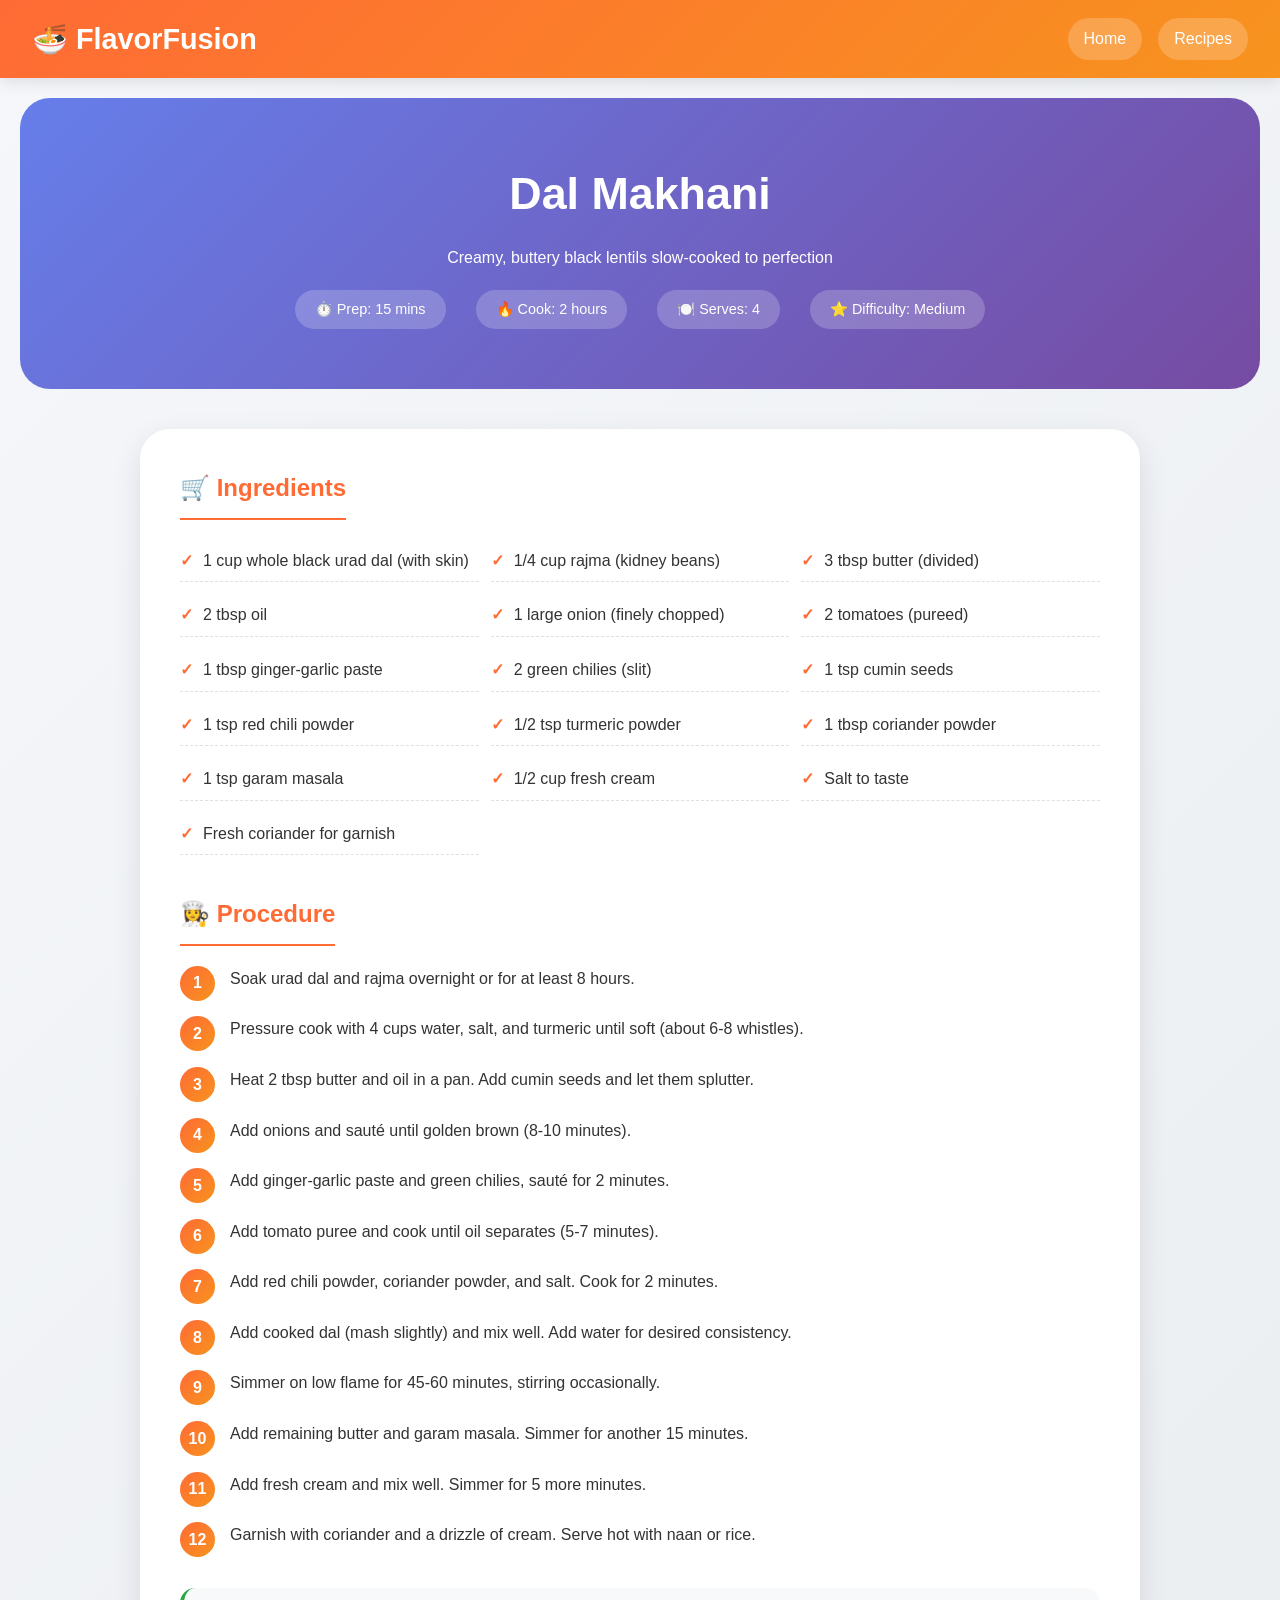
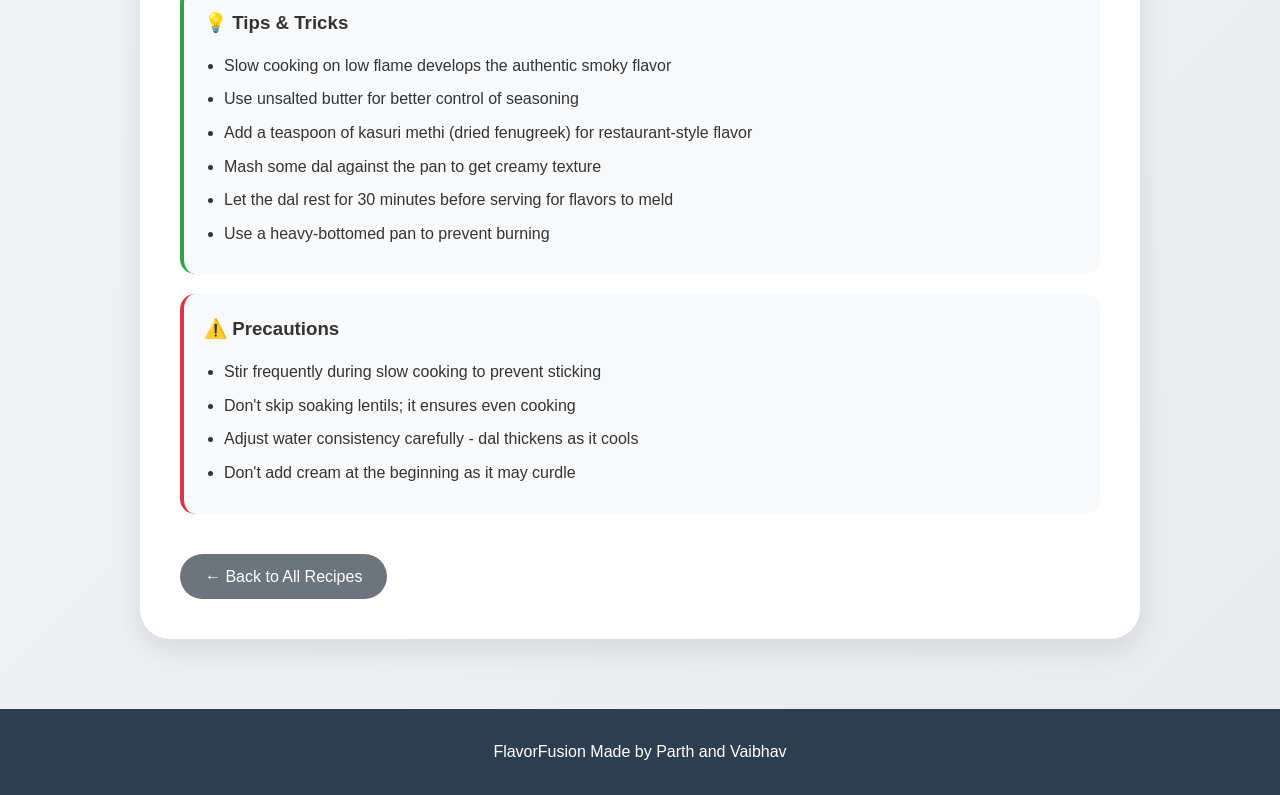
<file: recipe3.html>
<!DOCTYPE html>
<html lang="en">
<head>
    <meta charset="UTF-8">
    <meta name="viewport" content="width=device-width, initial-scale=1.0">
    <title>Dal Makhani Recipe - FlavorFusion</title>
    <link rel="stylesheet" href="style.css">
</head>
<body>
    <header>
        <nav>
            <div class="logo"><a href="index.html">🍜 FlavorFusion</a></div>
            <div class="nav-links">
                <a href="index.html">Home</a>
                <a href="index.html#recipes">Recipes</a>
            </div>
        </nav>
    </header>

    <div class="container">
        <div class="recipe-hero">
            <h1> Dal Makhani</h1>
            <p>Creamy, buttery black lentils slow-cooked to perfection</p>
            <div class="recipe-meta">
                <span>⏱️ Prep: 15 mins</span>
                <span>🔥 Cook: 2 hours</span>
                <span>🍽️ Serves: 4</span>
                <span>⭐ Difficulty: Medium</span>
            </div>
        </div>

        <div class="recipe-content">
            <div class="recipe-section">
                <h2>🛒 Ingredients</h2>
                <ul class="ingredients-list">
                    <li>1 cup whole black urad dal (with skin)</li>
                    <li>1/4 cup rajma (kidney beans)</li>
                    <li>3 tbsp butter (divided)</li>
                    <li>2 tbsp oil</li>
                    <li>1 large onion (finely chopped)</li>
                    <li>2 tomatoes (pureed)</li>
                    <li>1 tbsp ginger-garlic paste</li>
                    <li>2 green chilies (slit)</li>
                    <li>1 tsp cumin seeds</li>
                    <li>1 tsp red chili powder</li>
                    <li>1/2 tsp turmeric powder</li>
                    <li>1 tbsp coriander powder</li>
                    <li>1 tsp garam masala</li>
                    <li>1/2 cup fresh cream</li>
                    <li>Salt to taste</li>
                    <li>Fresh coriander for garnish</li>
                </ul>
            </div>

            <div class="recipe-section">
                <h2>👩‍🍳 Procedure</h2>
                <ul class="steps-list">
                    <li>Soak urad dal and rajma overnight or for at least 8 hours.</li>
                    <li>Pressure cook with 4 cups water, salt, and turmeric until soft (about 6-8 whistles).</li>
                    <li>Heat 2 tbsp butter and oil in a pan. Add cumin seeds and let them splutter.</li>
                    <li>Add onions and sauté until golden brown (8-10 minutes).</li>
                    <li>Add ginger-garlic paste and green chilies, sauté for 2 minutes.</li>
                    <li>Add tomato puree and cook until oil separates (5-7 minutes).</li>
                    <li>Add red chili powder, coriander powder, and salt. Cook for 2 minutes.</li>
                    <li>Add cooked dal (mash slightly) and mix well. Add water for desired consistency.</li>
                    <li>Simmer on low flame for 45-60 minutes, stirring occasionally.</li>
                    <li>Add remaining butter and garam masala. Simmer for another 15 minutes.</li>
                    <li>Add fresh cream and mix well. Simmer for 5 more minutes.</li>
                    <li>Garnish with coriander and a drizzle of cream. Serve hot with naan or rice.</li>
                </ul>
            </div>

            <div class="tips-box">
                <h3>💡 Tips & Tricks</h3>
                <ul>
                    <li>Slow cooking on low flame develops the authentic smoky flavor</li>
                    <li>Use unsalted butter for better control of seasoning</li>
                    <li>Add a teaspoon of kasuri methi (dried fenugreek) for restaurant-style flavor</li>
                    <li>Mash some dal against the pan to get creamy texture</li>
                    <li>Let the dal rest for 30 minutes before serving for flavors to meld</li>
                    <li>Use a heavy-bottomed pan to prevent burning</li>
                </ul>
            </div>

            <div class="precautions-box">
                <h3>⚠️ Precautions</h3>
                <ul>
                    <li>Stir frequently during slow cooking to prevent sticking</li>
                    <li>Don't skip soaking lentils; it ensures even cooking</li>
                    <li>Adjust water consistency carefully - dal thickens as it cools</li>
                    <li>Don't add cream at the beginning as it may curdle</li>
                </ul>
            </div>

            <a href="index.html" class="back-btn">← Back to All Recipes</a>
        </div>
    </div>

    <footer>
        <p>FlavorFusion Made by Parth and Vaibhav</p>
    </footer>
</body>
</html>
</file>
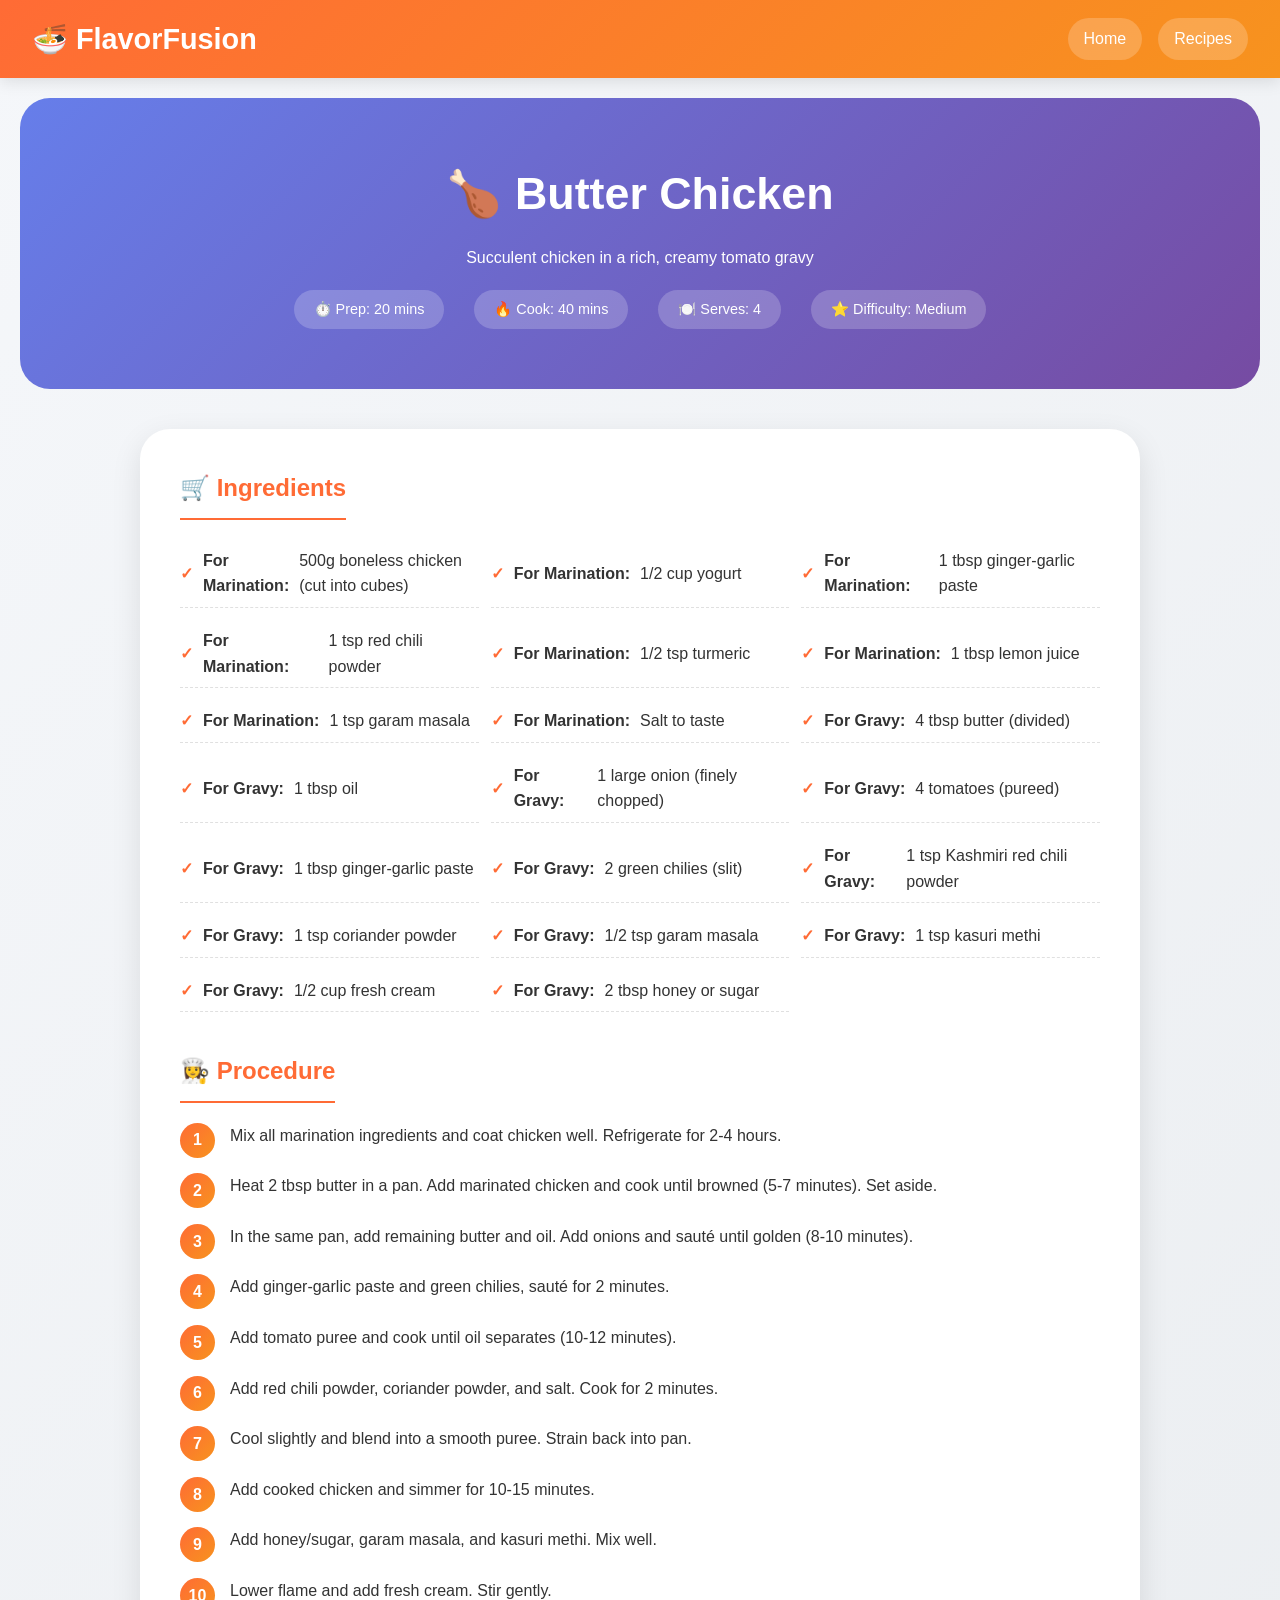
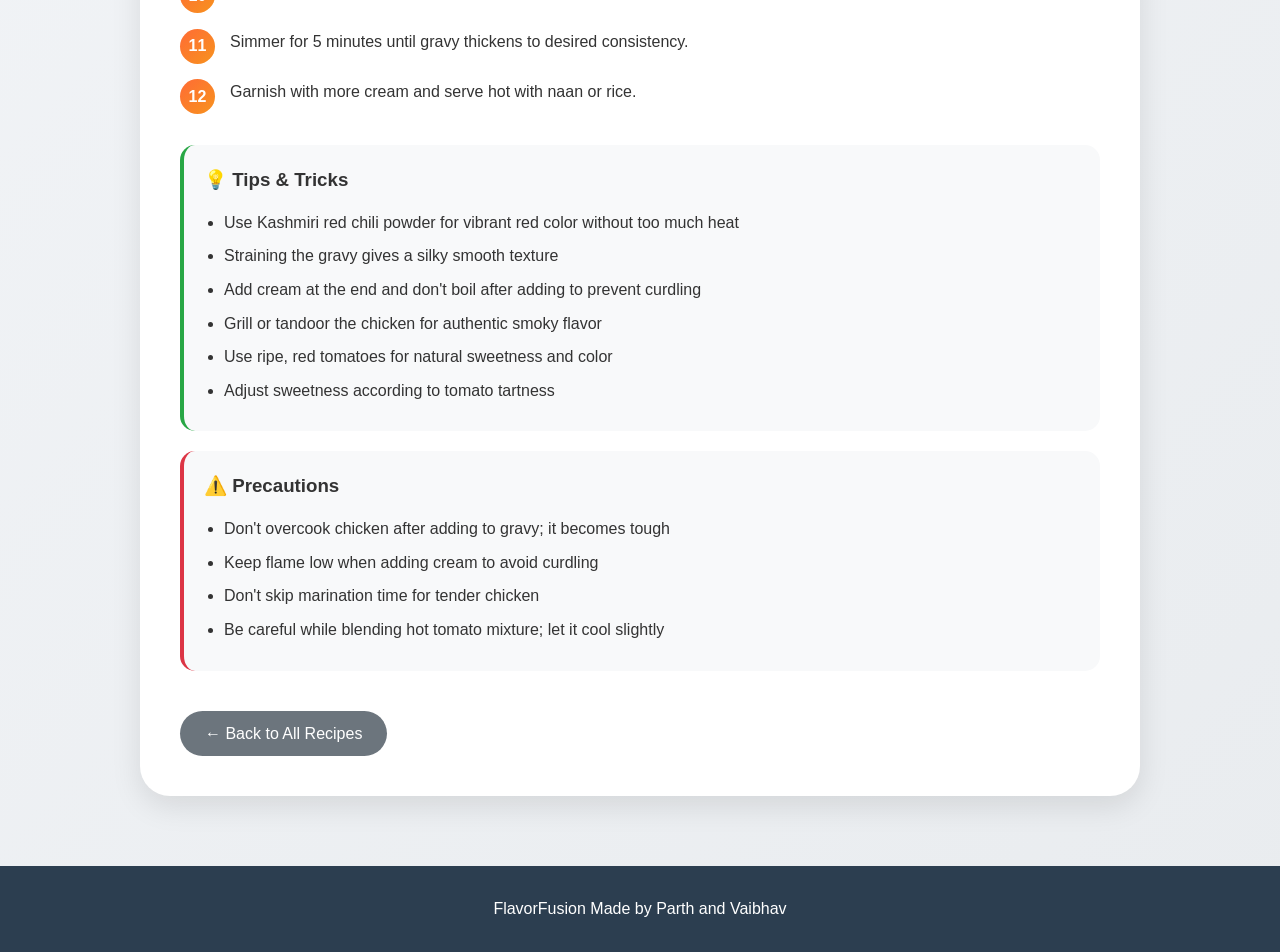
<file: recipe4.html>
<!DOCTYPE html>
<html lang="en">
<head>
    <meta charset="UTF-8">
    <meta name="viewport" content="width=device-width, initial-scale=1.0">
    <title>Butter Chicken Recipe - FlavorFusion</title>
    <link rel="stylesheet" href="style.css">
</head>
<body>
    <header>
        <nav>
            <div class="logo"><a href="index.html">🍜 FlavorFusion</a></div>
            <div class="nav-links">
                <a href="index.html">Home</a>
                <a href="index.html#recipes">Recipes</a>
            </div>
        </nav>
    </header>

    <div class="container">
        <div class="recipe-hero">
            <h1>🍗 Butter Chicken</h1>
            <p>Succulent chicken in a rich, creamy tomato gravy</p>
            <div class="recipe-meta">
                <span>⏱️ Prep: 20 mins</span>
                <span>🔥 Cook: 40 mins</span>
                <span>🍽️ Serves: 4</span>
                <span>⭐ Difficulty: Medium</span>
            </div>
        </div>

        <div class="recipe-content">
            <div class="recipe-section">
                <h2>🛒 Ingredients</h2>
                <ul class="ingredients-list">
                    <li><strong>For Marination:</strong> 500g boneless chicken (cut into cubes)</li>
                    <li><strong>For Marination:</strong> 1/2 cup yogurt</li>
                    <li><strong>For Marination:</strong> 1 tbsp ginger-garlic paste</li>
                    <li><strong>For Marination:</strong> 1 tsp red chili powder</li>
                    <li><strong>For Marination:</strong> 1/2 tsp turmeric</li>
                    <li><strong>For Marination:</strong> 1 tbsp lemon juice</li>
                    <li><strong>For Marination:</strong> 1 tsp garam masala</li>
                    <li><strong>For Marination:</strong> Salt to taste</li>
                    <li><strong>For Gravy:</strong> 4 tbsp butter (divided)</li>
                    <li><strong>For Gravy:</strong> 1 tbsp oil</li>
                    <li><strong>For Gravy:</strong> 1 large onion (finely chopped)</li>
                    <li><strong>For Gravy:</strong> 4 tomatoes (pureed)</li>
                    <li><strong>For Gravy:</strong> 1 tbsp ginger-garlic paste</li>
                    <li><strong>For Gravy:</strong> 2 green chilies (slit)</li>
                    <li><strong>For Gravy:</strong> 1 tsp Kashmiri red chili powder</li>
                    <li><strong>For Gravy:</strong> 1 tsp coriander powder</li>
                    <li><strong>For Gravy:</strong> 1/2 tsp garam masala</li>
                    <li><strong>For Gravy:</strong> 1 tsp kasuri methi</li>
                    <li><strong>For Gravy:</strong> 1/2 cup fresh cream</li>
                    <li><strong>For Gravy:</strong> 2 tbsp honey or sugar</li>
                </ul>
            </div>

            <div class="recipe-section">
                <h2>👩‍🍳 Procedure</h2>
                <ul class="steps-list">
                    <li>Mix all marination ingredients and coat chicken well. Refrigerate for 2-4 hours.</li>
                    <li>Heat 2 tbsp butter in a pan. Add marinated chicken and cook until browned (5-7 minutes). Set aside.</li>
                    <li>In the same pan, add remaining butter and oil. Add onions and sauté until golden (8-10 minutes).</li>
                    <li>Add ginger-garlic paste and green chilies, sauté for 2 minutes.</li>
                    <li>Add tomato puree and cook until oil separates (10-12 minutes).</li>
                    <li>Add red chili powder, coriander powder, and salt. Cook for 2 minutes.</li>
                    <li>Cool slightly and blend into a smooth puree. Strain back into pan.</li>
                    <li>Add cooked chicken and simmer for 10-15 minutes.</li>
                    <li>Add honey/sugar, garam masala, and kasuri methi. Mix well.</li>
                    <li>Lower flame and add fresh cream. Stir gently.</li>
                    <li>Simmer for 5 minutes until gravy thickens to desired consistency.</li>
                    <li>Garnish with more cream and serve hot with naan or rice.</li>
                </ul>
            </div>

            <div class="tips-box">
                <h3>💡 Tips & Tricks</h3>
                <ul>
                    <li>Use Kashmiri red chili powder for vibrant red color without too much heat</li>
                    <li>Straining the gravy gives a silky smooth texture</li>
                    <li>Add cream at the end and don't boil after adding to prevent curdling</li>
                    <li>Grill or tandoor the chicken for authentic smoky flavor</li>
                    <li>Use ripe, red tomatoes for natural sweetness and color</li>
                    <li>Adjust sweetness according to tomato tartness</li>
                </ul>
            </div>

            <div class="precautions-box">
                <h3>⚠️ Precautions</h3>
                <ul>
                    <li>Don't overcook chicken after adding to gravy; it becomes tough</li>
                    <li>Keep flame low when adding cream to avoid curdling</li>
                    <li>Don't skip marination time for tender chicken</li>
                    <li>Be careful while blending hot tomato mixture; let it cool slightly</li>
                </ul>
            </div>

            <a href="index.html" class="back-btn">← Back to All Recipes</a>
        </div>
    </div>

    <footer>
        <p>FlavorFusion Made by Parth and Vaibhav</p>
    </footer>
</body>
</html>
</file>
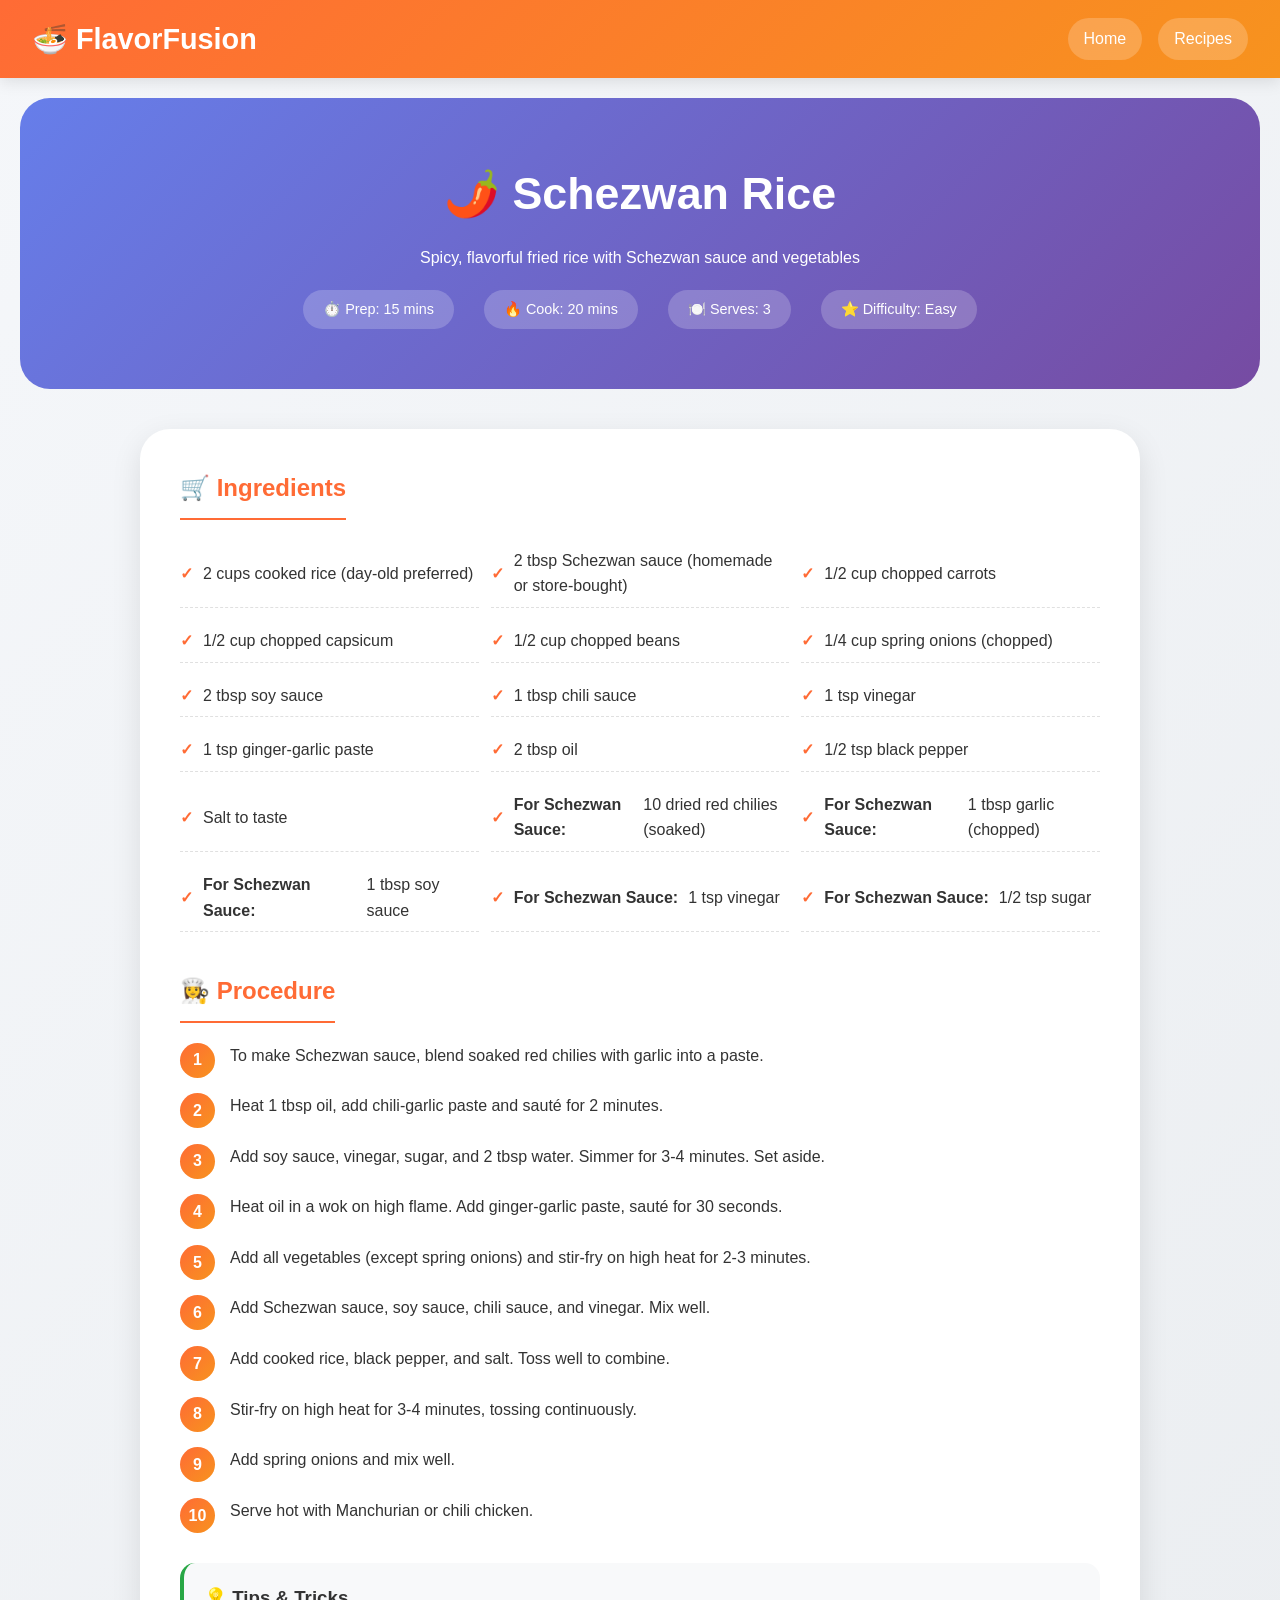
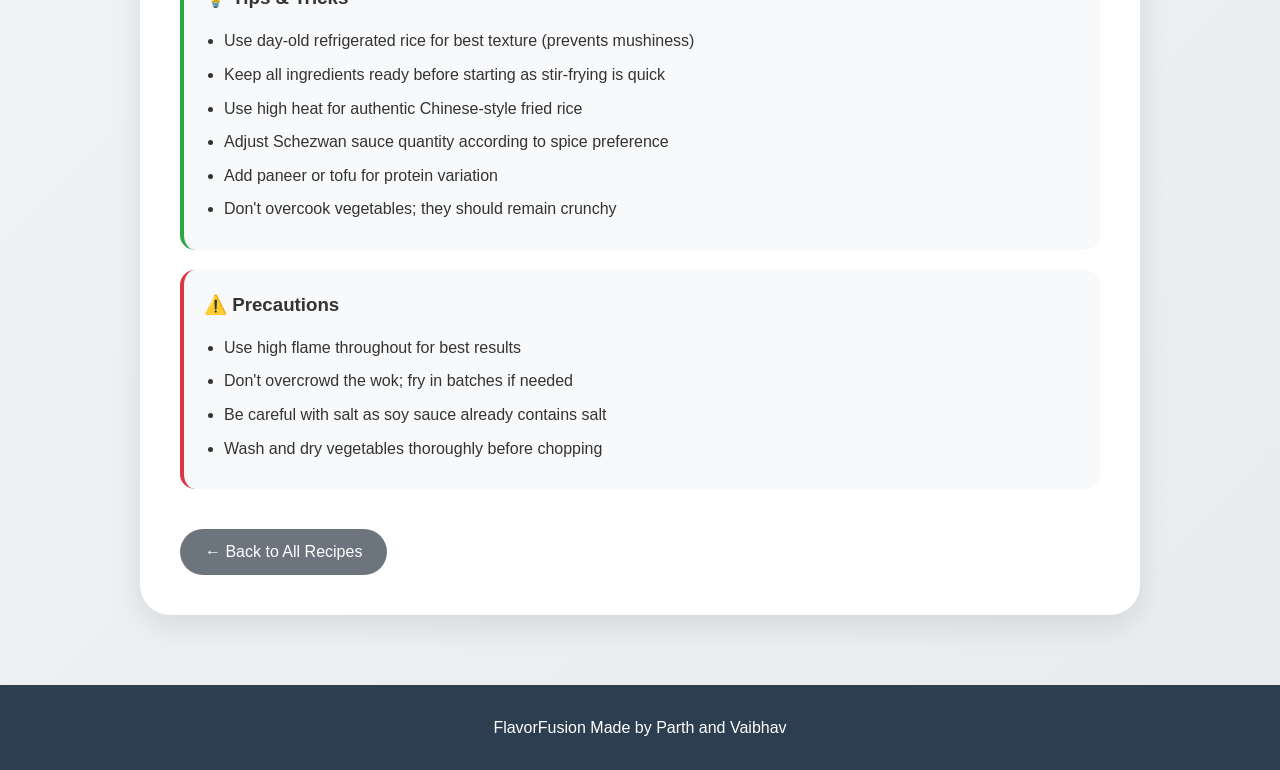
<file: recipe5.html>
<!DOCTYPE html>
<html lang="en">
<head>
    <meta charset="UTF-8">
    <meta name="viewport" content="width=device-width, initial-scale=1.0">
    <title>Schezwan Rice Recipe - FlavorFusion</title>
    <link rel="stylesheet" href="style.css">
</head>
<body>
    <header>
        <nav>
            <div class="logo"><a href="index.html">🍜 FlavorFusion</a></div>
            <div class="nav-links">
                <a href="index.html">Home</a>
                <a href="index.html#recipes">Recipes</a>
            </div>
        </nav>
    </header>

    <div class="container">
        <div class="recipe-hero">
            <h1>🌶️ Schezwan Rice</h1>
            <p>Spicy, flavorful fried rice with Schezwan sauce and vegetables</p>
            <div class="recipe-meta">
                <span>⏱️ Prep: 15 mins</span>
                <span>🔥 Cook: 20 mins</span>
                <span>🍽️ Serves: 3</span>
                <span>⭐ Difficulty: Easy</span>
            </div>
        </div>

        <div class="recipe-content">
            <div class="recipe-section">
                <h2>🛒 Ingredients</h2>
                <ul class="ingredients-list">
                    <li>2 cups cooked rice (day-old preferred)</li>
                    <li>2 tbsp Schezwan sauce (homemade or store-bought)</li>
                    <li>1/2 cup chopped carrots</li>
                    <li>1/2 cup chopped capsicum</li>
                    <li>1/2 cup chopped beans</li>
                    <li>1/4 cup spring onions (chopped)</li>
                    <li>2 tbsp soy sauce</li>
                    <li>1 tbsp chili sauce</li>
                    <li>1 tsp vinegar</li>
                    <li>1 tsp ginger-garlic paste</li>
                    <li>2 tbsp oil</li>
                    <li>1/2 tsp black pepper</li>
                    <li>Salt to taste</li>
                    <li><strong>For Schezwan Sauce:</strong> 10 dried red chilies (soaked)</li>
                    <li><strong>For Schezwan Sauce:</strong> 1 tbsp garlic (chopped)</li>
                    <li><strong>For Schezwan Sauce:</strong> 1 tbsp soy sauce</li>
                    <li><strong>For Schezwan Sauce:</strong> 1 tsp vinegar</li>
                    <li><strong>For Schezwan Sauce:</strong> 1/2 tsp sugar</li>
                </ul>
            </div>

            <div class="recipe-section">
                <h2>👩‍🍳 Procedure</h2>
                <ul class="steps-list">
                    <li>To make Schezwan sauce, blend soaked red chilies with garlic into a paste.</li>
                    <li>Heat 1 tbsp oil, add chili-garlic paste and sauté for 2 minutes.</li>
                    <li>Add soy sauce, vinegar, sugar, and 2 tbsp water. Simmer for 3-4 minutes. Set aside.</li>
                    <li>Heat oil in a wok on high flame. Add ginger-garlic paste, sauté for 30 seconds.</li>
                    <li>Add all vegetables (except spring onions) and stir-fry on high heat for 2-3 minutes.</li>
                    <li>Add Schezwan sauce, soy sauce, chili sauce, and vinegar. Mix well.</li>
                    <li>Add cooked rice, black pepper, and salt. Toss well to combine.</li>
                    <li>Stir-fry on high heat for 3-4 minutes, tossing continuously.</li>
                    <li>Add spring onions and mix well.</li>
                    <li>Serve hot with Manchurian or chili chicken.</li>
                </ul>
            </div>

            <div class="tips-box">
                <h3>💡 Tips & Tricks</h3>
                <ul>
                    <li>Use day-old refrigerated rice for best texture (prevents mushiness)</li>
                    <li>Keep all ingredients ready before starting as stir-frying is quick</li>
                    <li>Use high heat for authentic Chinese-style fried rice</li>
                    <li>Adjust Schezwan sauce quantity according to spice preference</li>
                    <li>Add paneer or tofu for protein variation</li>
                    <li>Don't overcook vegetables; they should remain crunchy</li>
                </ul>
            </div>

            <div class="precautions-box">
                <h3>⚠️ Precautions</h3>
                <ul>
                    <li>Use high flame throughout for best results</li>
                    <li>Don't overcrowd the wok; fry in batches if needed</li>
                    <li>Be careful with salt as soy sauce already contains salt</li>
                    <li>Wash and dry vegetables thoroughly before chopping</li>
                </ul>
            </div>

            <a href="index.html" class="back-btn">← Back to All Recipes</a>
        </div>
    </div>

    <footer>
        <p>FlavorFusion Made by Parth and Vaibhav</p>
    </footer>
</body>
</html>
</file>
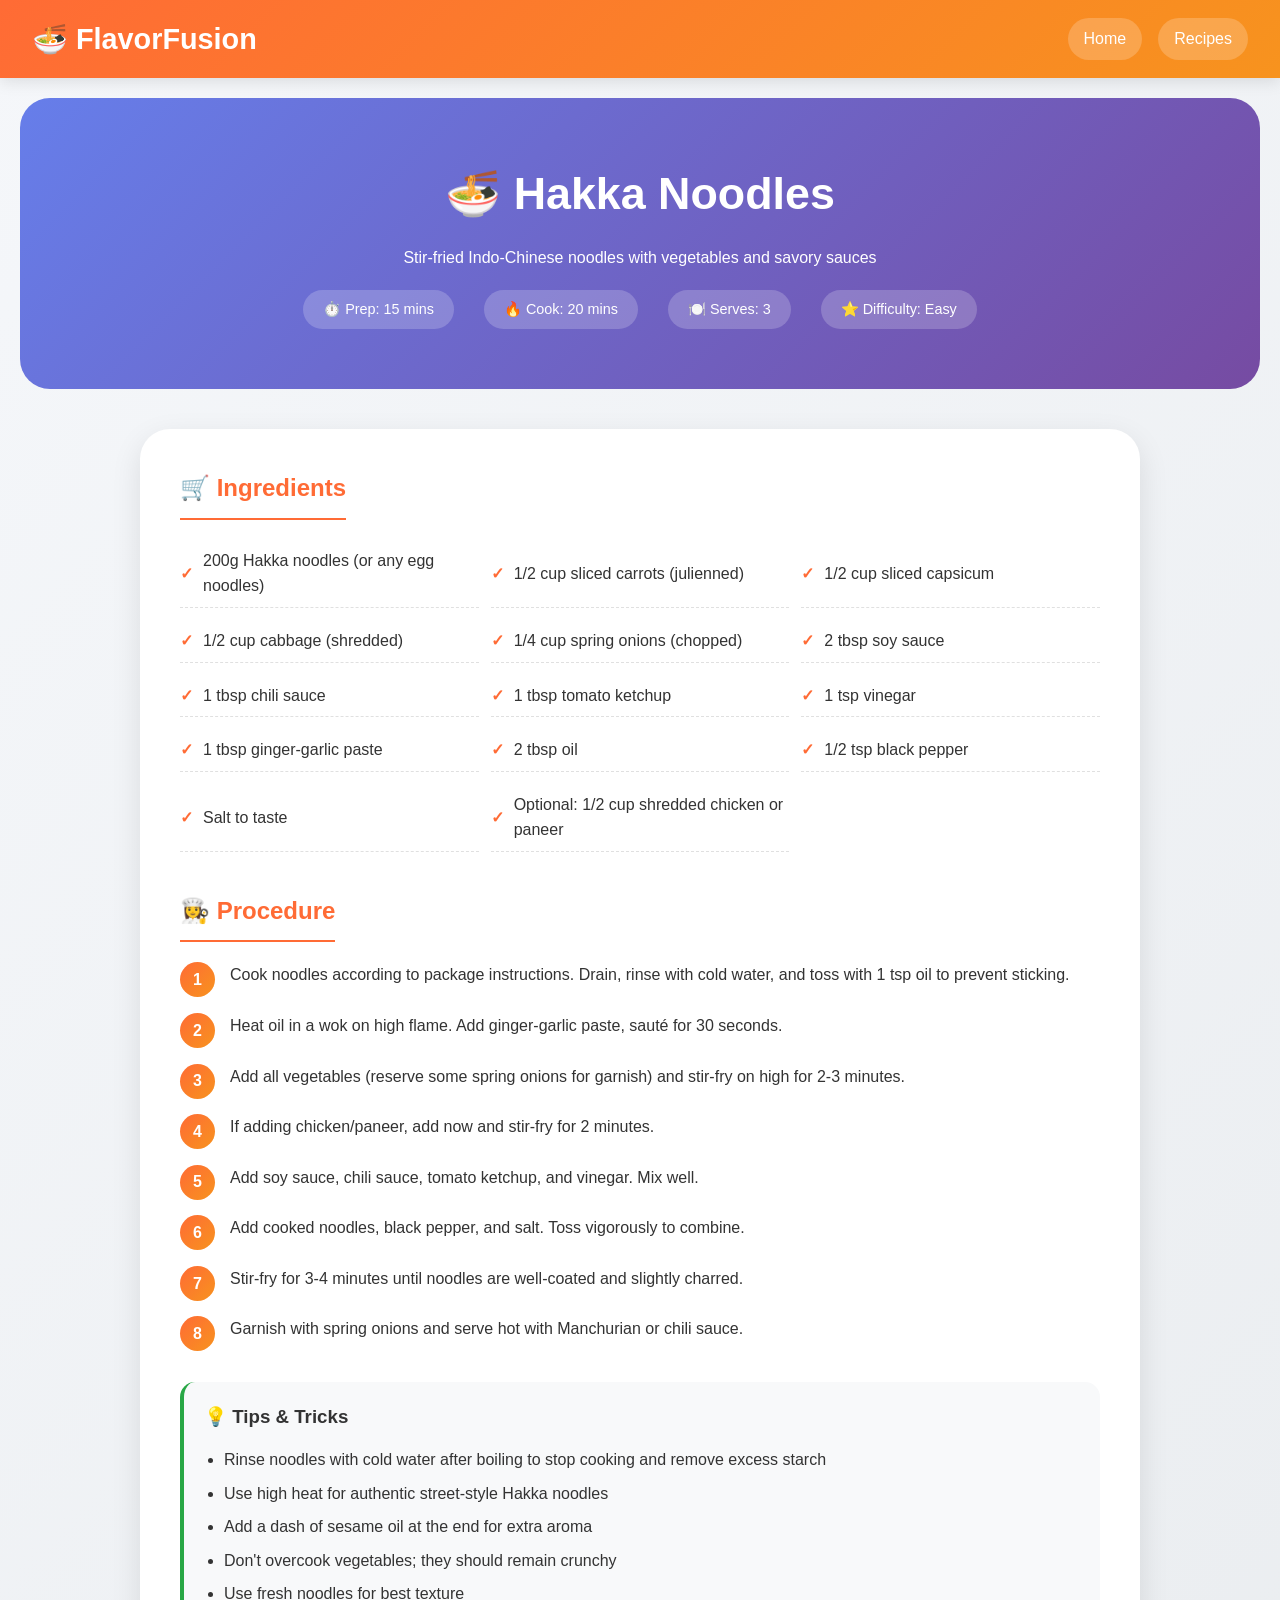
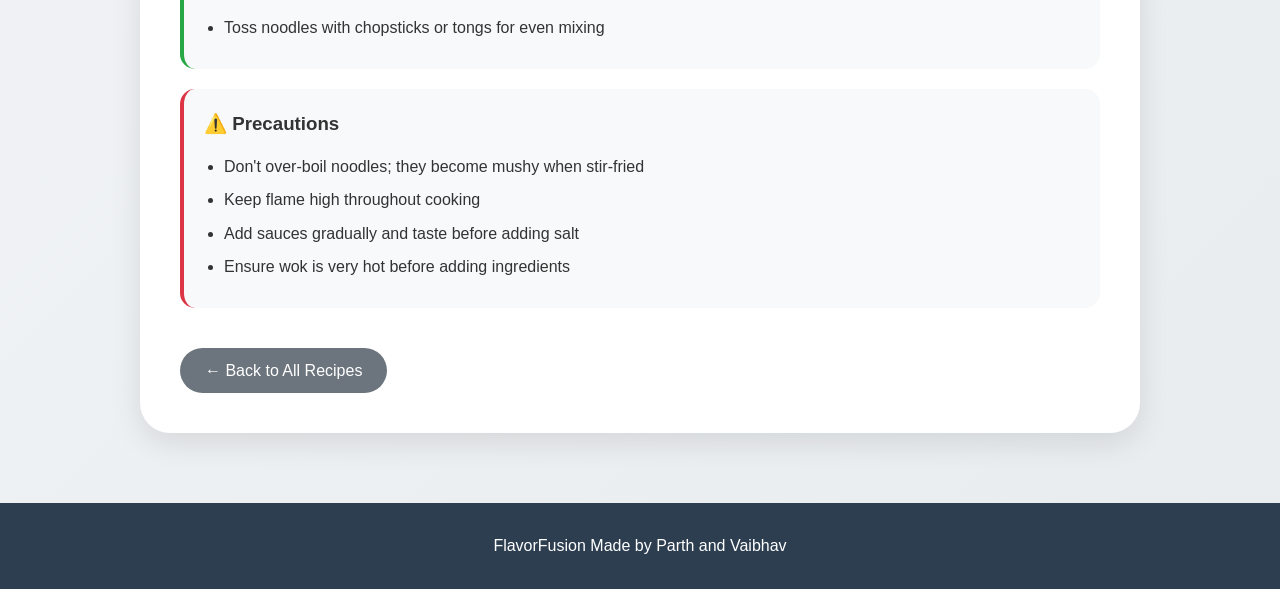
<file: recipe6.html>
<!DOCTYPE html>
<html lang="en">
<head>
    <meta charset="UTF-8">
    <meta name="viewport" content="width=device-width, initial-scale=1.0">
    <title>Hakka Noodles Recipe - FlavorFusion</title>
    <link rel="stylesheet" href="style.css">
</head>
<body>
    <header>
        <nav>
            <div class="logo"><a href="index.html">🍜 FlavorFusion</a></div>
            <div class="nav-links">
                <a href="index.html">Home</a>
                <a href="index.html#recipes">Recipes</a>
            </div>
        </nav>
    </header>

    <div class="container">
        <div class="recipe-hero">
            <h1>🍜 Hakka Noodles</h1>
            <p>Stir-fried Indo-Chinese noodles with vegetables and savory sauces</p>
            <div class="recipe-meta">
                <span>⏱️ Prep: 15 mins</span>
                <span>🔥 Cook: 20 mins</span>
                <span>🍽️ Serves: 3</span>
                <span>⭐ Difficulty: Easy</span>
            </div>
        </div>

        <div class="recipe-content">
            <div class="recipe-section">
                <h2>🛒 Ingredients</h2>
                <ul class="ingredients-list">
                    <li>200g Hakka noodles (or any egg noodles)</li>
                    <li>1/2 cup sliced carrots (julienned)</li>
                    <li>1/2 cup sliced capsicum</li>
                    <li>1/2 cup cabbage (shredded)</li>
                    <li>1/4 cup spring onions (chopped)</li>
                    <li>2 tbsp soy sauce</li>
                    <li>1 tbsp chili sauce</li>
                    <li>1 tbsp tomato ketchup</li>
                    <li>1 tsp vinegar</li>
                    <li>1 tbsp ginger-garlic paste</li>
                    <li>2 tbsp oil</li>
                    <li>1/2 tsp black pepper</li>
                    <li>Salt to taste</li>
                    <li>Optional: 1/2 cup shredded chicken or paneer</li>
                </ul>
            </div>

            <div class="recipe-section">
                <h2>👩‍🍳 Procedure</h2>
                <ul class="steps-list">
                    <li>Cook noodles according to package instructions. Drain, rinse with cold water, and toss with 1 tsp oil to prevent sticking.</li>
                    <li>Heat oil in a wok on high flame. Add ginger-garlic paste, sauté for 30 seconds.</li>
                    <li>Add all vegetables (reserve some spring onions for garnish) and stir-fry on high for 2-3 minutes.</li>
                    <li>If adding chicken/paneer, add now and stir-fry for 2 minutes.</li>
                    <li>Add soy sauce, chili sauce, tomato ketchup, and vinegar. Mix well.</li>
                    <li>Add cooked noodles, black pepper, and salt. Toss vigorously to combine.</li>
                    <li>Stir-fry for 3-4 minutes until noodles are well-coated and slightly charred.</li>
                    <li>Garnish with spring onions and serve hot with Manchurian or chili sauce.</li>
                </ul>
            </div>

            <div class="tips-box">
                <h3>💡 Tips & Tricks</h3>
                <ul>
                    <li>Rinse noodles with cold water after boiling to stop cooking and remove excess starch</li>
                    <li>Use high heat for authentic street-style Hakka noodles</li>
                    <li>Add a dash of sesame oil at the end for extra aroma</li>
                    <li>Don't overcook vegetables; they should remain crunchy</li>
                    <li>Use fresh noodles for best texture</li>
                    <li>Toss noodles with chopsticks or tongs for even mixing</li>
                </ul>
            </div>

            <div class="precautions-box">
                <h3>⚠️ Precautions</h3>
                <ul>
                    <li>Don't over-boil noodles; they become mushy when stir-fried</li>
                    <li>Keep flame high throughout cooking</li>
                    <li>Add sauces gradually and taste before adding salt</li>
                    <li>Ensure wok is very hot before adding ingredients</li>
                </ul>
            </div>

            <a href="index.html" class="back-btn">← Back to All Recipes</a>
        </div>
    </div>

    <footer>
        <p>FlavorFusion Made by Parth and Vaibhav</p>
    </footer>
</body>
</html>
</file>
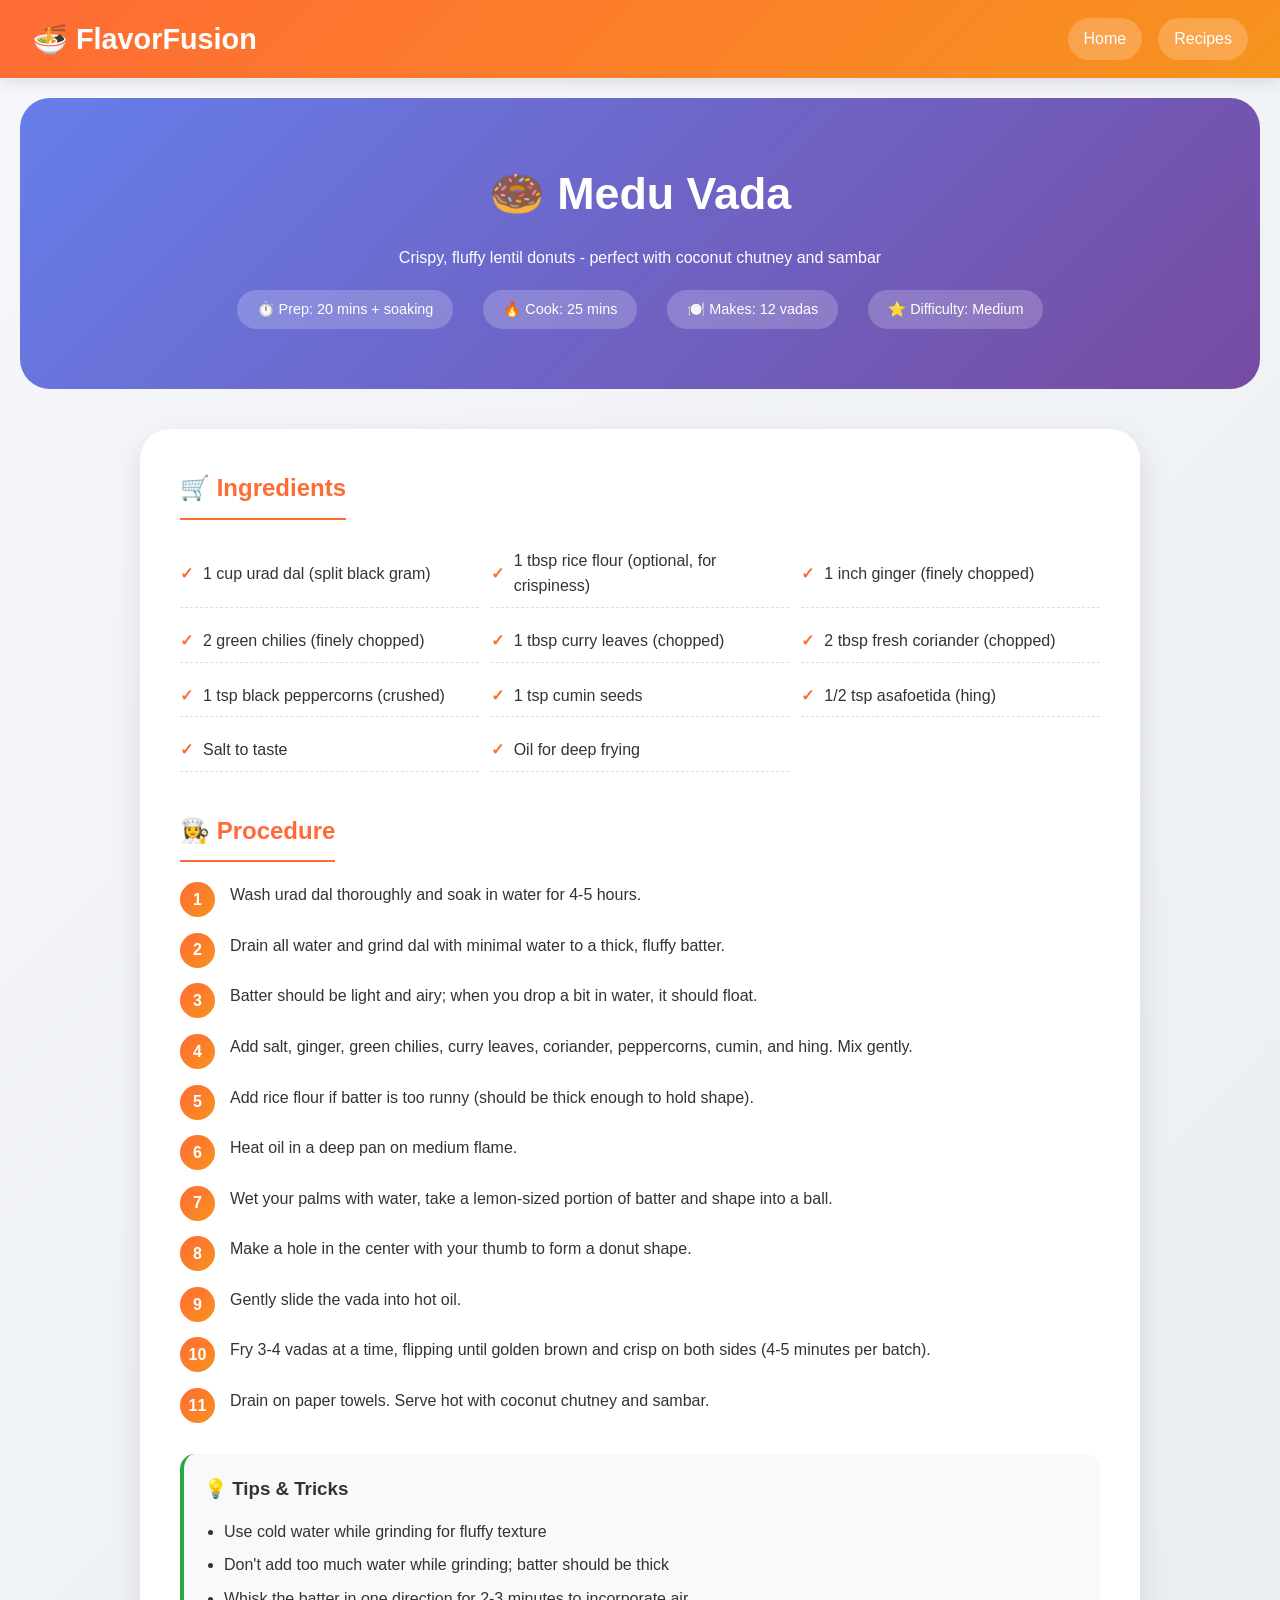
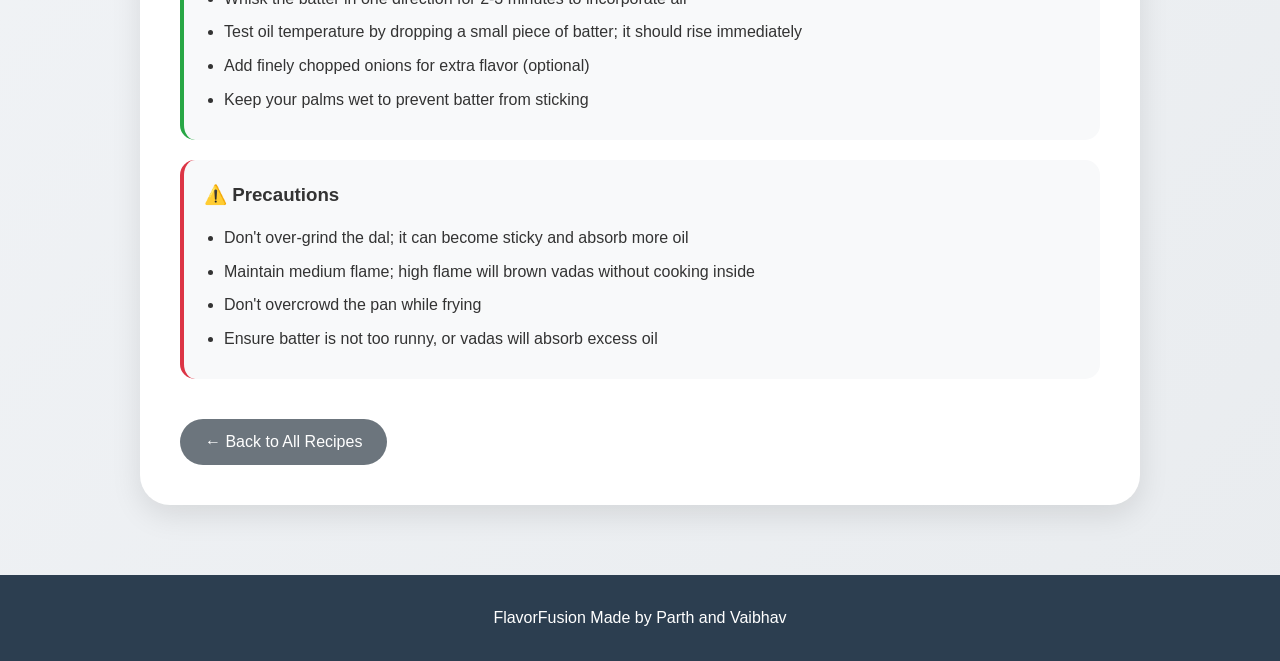
<file: recipe7.html>
<!DOCTYPE html>
<html lang="en">
<head>
    <meta charset="UTF-8">
    <meta name="viewport" content="width=device-width, initial-scale=1.0">
    <title>Medu Vada Recipe - FlavorFusion</title>
    <link rel="stylesheet" href="style.css">
</head>
<body>
    <header>
        <nav>
            <div class="logo"><a href="index.html">🍜 FlavorFusion</a></div>
            <div class="nav-links">
                <a href="index.html">Home</a>
                <a href="index.html#recipes">Recipes</a>
            </div>
        </nav>
    </header>

    <div class="container">
        <div class="recipe-hero">
            <h1>🍩 Medu Vada</h1>
            <p>Crispy, fluffy lentil donuts - perfect with coconut chutney and sambar</p>
            <div class="recipe-meta">
                <span>⏱️ Prep: 20 mins + soaking</span>
                <span>🔥 Cook: 25 mins</span>
                <span>🍽️ Makes: 12 vadas</span>
                <span>⭐ Difficulty: Medium</span>
            </div>
        </div>

        <div class="recipe-content">
            <div class="recipe-section">
                <h2>🛒 Ingredients</h2>
                <ul class="ingredients-list">
                    <li>1 cup urad dal (split black gram)</li>
                    <li>1 tbsp rice flour (optional, for crispiness)</li>
                    <li>1 inch ginger (finely chopped)</li>
                    <li>2 green chilies (finely chopped)</li>
                    <li>1 tbsp curry leaves (chopped)</li>
                    <li>2 tbsp fresh coriander (chopped)</li>
                    <li>1 tsp black peppercorns (crushed)</li>
                    <li>1 tsp cumin seeds</li>
                    <li>1/2 tsp asafoetida (hing)</li>
                    <li>Salt to taste</li>
                    <li>Oil for deep frying</li>
                </ul>
            </div>

            <div class="recipe-section">
                <h2>👩‍🍳 Procedure</h2>
                <ul class="steps-list">
                    <li>Wash urad dal thoroughly and soak in water for 4-5 hours.</li>
                    <li>Drain all water and grind dal with minimal water to a thick, fluffy batter.</li>
                    <li>Batter should be light and airy; when you drop a bit in water, it should float.</li>
                    <li>Add salt, ginger, green chilies, curry leaves, coriander, peppercorns, cumin, and hing. Mix gently.</li>
                    <li>Add rice flour if batter is too runny (should be thick enough to hold shape).</li>
                                        <li>Heat oil in a deep pan on medium flame.</li>
                    <li>Wet your palms with water, take a lemon-sized portion of batter and shape into a ball.</li>
                    <li>Make a hole in the center with your thumb to form a donut shape.</li>
                    <li>Gently slide the vada into hot oil.</li>
                    <li>Fry 3-4 vadas at a time, flipping until golden brown and crisp on both sides (4-5 minutes per batch).</li>
                    <li>Drain on paper towels. Serve hot with coconut chutney and sambar.</li>
                </ul>
            </div>

            <div class="tips-box">
                <h3>💡 Tips & Tricks</h3>
                <ul>
                    <li>Use cold water while grinding for fluffy texture</li>
                    <li>Don't add too much water while grinding; batter should be thick</li>
                    <li>Whisk the batter in one direction for 2-3 minutes to incorporate air</li>
                    <li>Test oil temperature by dropping a small piece of batter; it should rise immediately</li>
                    <li>Add finely chopped onions for extra flavor (optional)</li>
                    <li>Keep your palms wet to prevent batter from sticking</li>
                </ul>
            </div>

            <div class="precautions-box">
                <h3>⚠️ Precautions</h3>
                <ul>
                    <li>Don't over-grind the dal; it can become sticky and absorb more oil</li>
                    <li>Maintain medium flame; high flame will brown vadas without cooking inside</li>
                    <li>Don't overcrowd the pan while frying</li>
                    <li>Ensure batter is not too runny, or vadas will absorb excess oil</li>
                </ul>
            </div>

            <a href="index.html" class="back-btn">← Back to All Recipes</a>
        </div>
    </div>

    <footer>
        <p>FlavorFusion Made by Parth and Vaibhav</p>
    </footer>
</body>
</html>
</file>
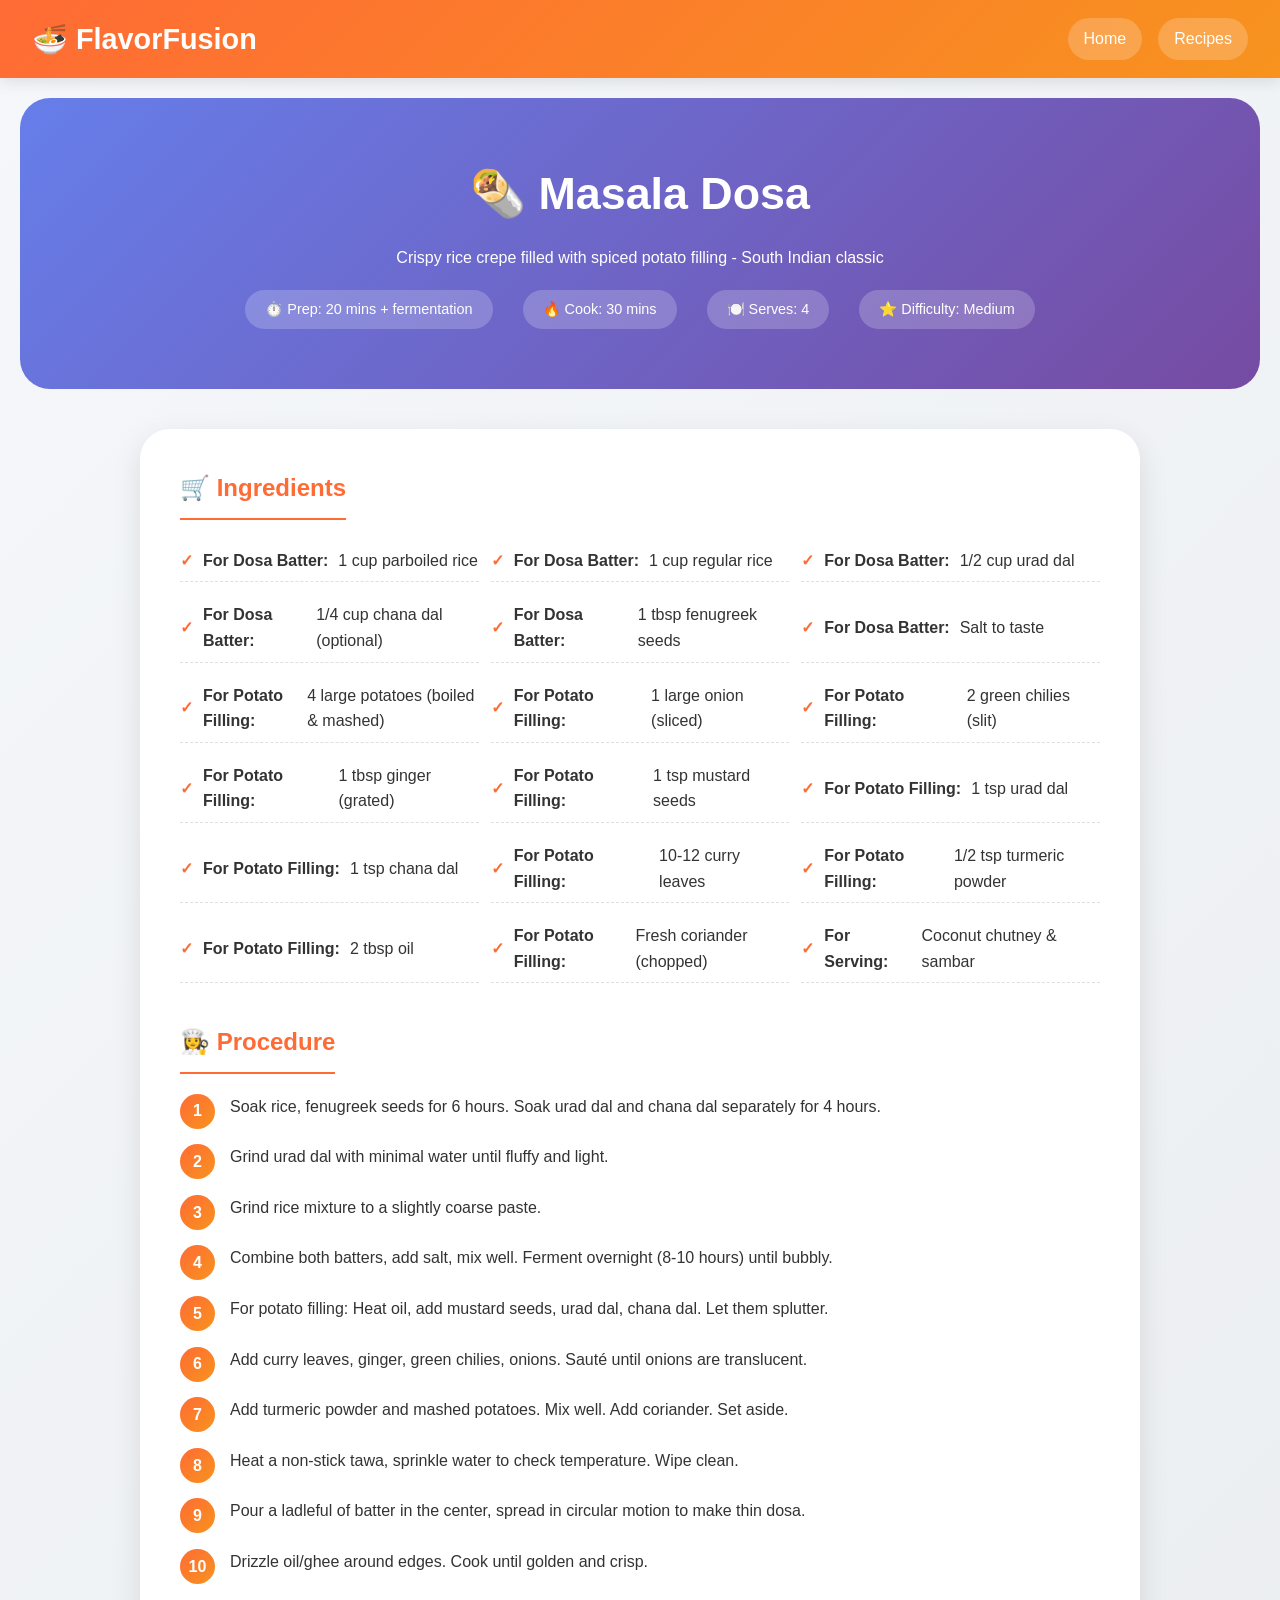
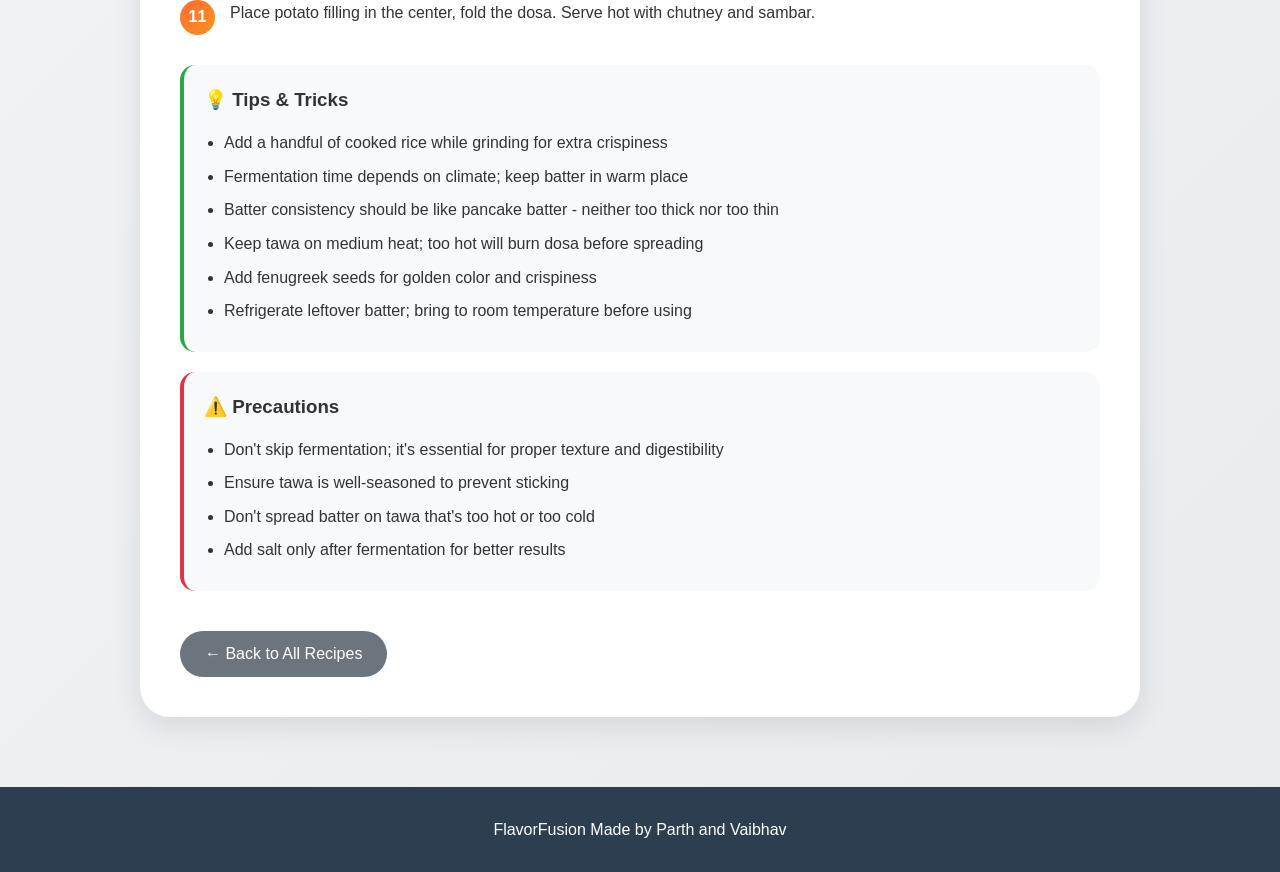
<file: recipe8.html>
<!DOCTYPE html>
<html lang="en">
<head>
    <meta charset="UTF-8">
    <meta name="viewport" content="width=device-width, initial-scale=1.0">
    <title>Masala Dosa Recipe - FlavorFusion</title>
    <link rel="stylesheet" href="style.css">
</head>
<body>
    <header>
        <nav>
            <div class="logo"><a href="index.html">🍜 FlavorFusion</a></div>
            <div class="nav-links">
                <a href="index.html">Home</a>
                <a href="index.html#recipes">Recipes</a>
            </div>
        </nav>
    </header>

    <div class="container">
        <div class="recipe-hero">
            <h1>🌯 Masala Dosa</h1>
            <p>Crispy rice crepe filled with spiced potato filling - South Indian classic</p>
            <div class="recipe-meta">
                <span>⏱️ Prep: 20 mins + fermentation</span>
                <span>🔥 Cook: 30 mins</span>
                <span>🍽️ Serves: 4</span>
                <span>⭐ Difficulty: Medium</span>
            </div>
        </div>

        <div class="recipe-content">
            <div class="recipe-section">
                <h2>🛒 Ingredients</h2>
                <ul class="ingredients-list">
                    <li><strong>For Dosa Batter:</strong> 1 cup parboiled rice</li>
                    <li><strong>For Dosa Batter:</strong> 1 cup regular rice</li>
                    <li><strong>For Dosa Batter:</strong> 1/2 cup urad dal</li>
                    <li><strong>For Dosa Batter:</strong> 1/4 cup chana dal (optional)</li>
                    <li><strong>For Dosa Batter:</strong> 1 tbsp fenugreek seeds</li>
                    <li><strong>For Dosa Batter:</strong> Salt to taste</li>
                    <li><strong>For Potato Filling:</strong> 4 large potatoes (boiled & mashed)</li>
                    <li><strong>For Potato Filling:</strong> 1 large onion (sliced)</li>
                    <li><strong>For Potato Filling:</strong> 2 green chilies (slit)</li>
                    <li><strong>For Potato Filling:</strong> 1 tbsp ginger (grated)</li>
                    <li><strong>For Potato Filling:</strong> 1 tsp mustard seeds</li>
                    <li><strong>For Potato Filling:</strong> 1 tsp urad dal</li>
                    <li><strong>For Potato Filling:</strong> 1 tsp chana dal</li>
                    <li><strong>For Potato Filling:</strong> 10-12 curry leaves</li>
                    <li><strong>For Potato Filling:</strong> 1/2 tsp turmeric powder</li>
                    <li><strong>For Potato Filling:</strong> 2 tbsp oil</li>
                    <li><strong>For Potato Filling:</strong> Fresh coriander (chopped)</li>
                    <li><strong>For Serving:</strong> Coconut chutney & sambar</li>
                </ul>
            </div>

            <div class="recipe-section">
                <h2>👩‍🍳 Procedure</h2>
                <ul class="steps-list">
                    <li>Soak rice, fenugreek seeds for 6 hours. Soak urad dal and chana dal separately for 4 hours.</li>
                    <li>Grind urad dal with minimal water until fluffy and light.</li>
                    <li>Grind rice mixture to a slightly coarse paste.</li>
                    <li>Combine both batters, add salt, mix well. Ferment overnight (8-10 hours) until bubbly.</li>
                    <li>For potato filling: Heat oil, add mustard seeds, urad dal, chana dal. Let them splutter.</li>
                    <li>Add curry leaves, ginger, green chilies, onions. Sauté until onions are translucent.</li>
                    <li>Add turmeric powder and mashed potatoes. Mix well. Add coriander. Set aside.</li>
                    <li>Heat a non-stick tawa, sprinkle water to check temperature. Wipe clean.</li>
                    <li>Pour a ladleful of batter in the center, spread in circular motion to make thin dosa.</li>
                    <li>Drizzle oil/ghee around edges. Cook until golden and crisp.</li>
                    <li>Place potato filling in the center, fold the dosa. Serve hot with chutney and sambar.</li>
                </ul>
            </div>

            <div class="tips-box">
                <h3>💡 Tips & Tricks</h3>
                <ul>
                    <li>Add a handful of cooked rice while grinding for extra crispiness</li>
                    <li>Fermentation time depends on climate; keep batter in warm place</li>
                    <li>Batter consistency should be like pancake batter - neither too thick nor too thin</li>
                    <li>Keep tawa on medium heat; too hot will burn dosa before spreading</li>
                    <li>Add fenugreek seeds for golden color and crispiness</li>
                    <li>Refrigerate leftover batter; bring to room temperature before using</li>
                </ul>
            </div>

            <div class="precautions-box">
                <h3>⚠️ Precautions</h3>
                <ul>
                    <li>Don't skip fermentation; it's essential for proper texture and digestibility</li>
                    <li>Ensure tawa is well-seasoned to prevent sticking</li>
                    <li>Don't spread batter on tawa that's too hot or too cold</li>
                    <li>Add salt only after fermentation for better results</li>
                </ul>
            </div>

            <a href="index.html" class="back-btn">← Back to All Recipes</a>
        </div>
    </div>

    <footer>
        <p>FlavorFusion Made by Parth and Vaibhav</p>
    </footer>
</body>
</html>
</file>
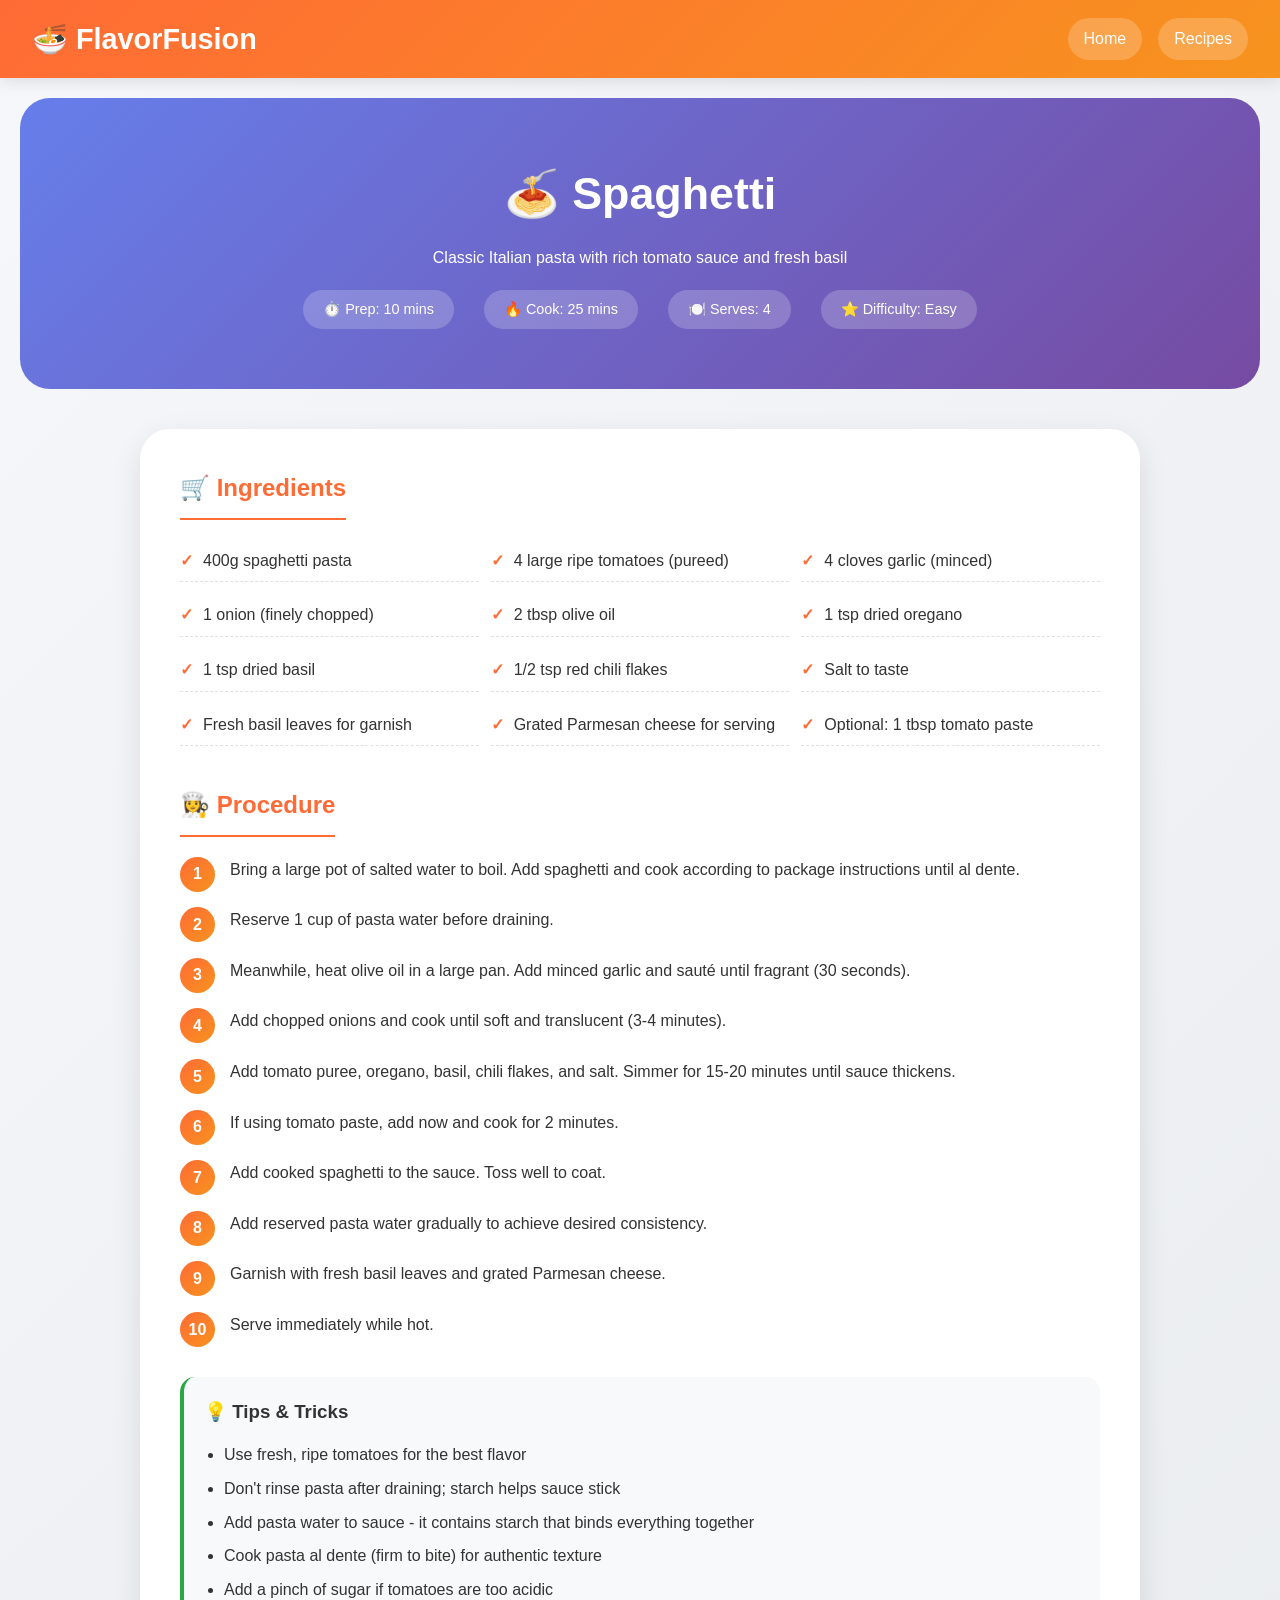
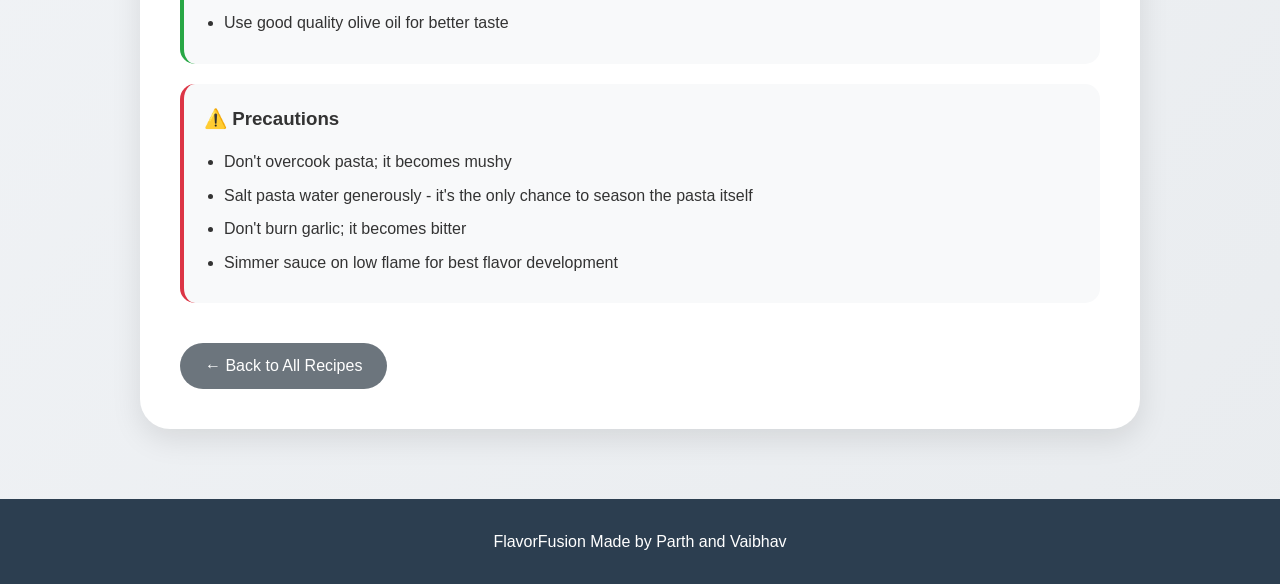
<file: recipe9.html>
<!DOCTYPE html>
<html lang="en">
<head>
    <meta charset="UTF-8">
    <meta name="viewport" content="width=device-width, initial-scale=1.0">
    <title>Spaghetti Recipe - FlavorFusion</title>
    <link rel="stylesheet" href="style.css">
</head>
<body>
    <header>
        <nav>
            <div class="logo"><a href="index.html">🍜 FlavorFusion</a></div>
            <div class="nav-links">
                <a href="index.html">Home</a>
                <a href="index.html#recipes">Recipes</a>
            </div>
        </nav>
    </header>

    <div class="container">
        <div class="recipe-hero">
            <h1>🍝 Spaghetti</h1>
            <p>Classic Italian pasta with rich tomato sauce and fresh basil</p>
            <div class="recipe-meta">
                <span>⏱️ Prep: 10 mins</span>
                <span>🔥 Cook: 25 mins</span>
                <span>🍽️ Serves: 4</span>
                <span>⭐ Difficulty: Easy</span>
            </div>
        </div>

        <div class="recipe-content">
            <div class="recipe-section">
                <h2>🛒 Ingredients</h2>
                <ul class="ingredients-list">
                    <li>400g spaghetti pasta</li>
                    <li>4 large ripe tomatoes (pureed)</li>
                    <li>4 cloves garlic (minced)</li>
                    <li>1 onion (finely chopped)</li>
                    <li>2 tbsp olive oil</li>
                    <li>1 tsp dried oregano</li>
                    <li>1 tsp dried basil</li>
                    <li>1/2 tsp red chili flakes</li>
                    <li>Salt to taste</li>
                    <li>Fresh basil leaves for garnish</li>
                    <li>Grated Parmesan cheese for serving</li>
                    <li>Optional: 1 tbsp tomato paste</li>
                </ul>
            </div>

            <div class="recipe-section">
                <h2>👩‍🍳 Procedure</h2>
                <ul class="steps-list">
                    <li>Bring a large pot of salted water to boil. Add spaghetti and cook according to package instructions until al dente.</li>
                    <li>Reserve 1 cup of pasta water before draining.</li>
                    <li>Meanwhile, heat olive oil in a large pan. Add minced garlic and sauté until fragrant (30 seconds).</li>
                    <li>Add chopped onions and cook until soft and translucent (3-4 minutes).</li>
                    <li>Add tomato puree, oregano, basil, chili flakes, and salt. Simmer for 15-20 minutes until sauce thickens.</li>
                    <li>If using tomato paste, add now and cook for 2 minutes.</li>
                    <li>Add cooked spaghetti to the sauce. Toss well to coat.</li>
                    <li>Add reserved pasta water gradually to achieve desired consistency.</li>
                    <li>Garnish with fresh basil leaves and grated Parmesan cheese.</li>
                    <li>Serve immediately while hot.</li>
                </ul>
            </div>

            <div class="tips-box">
                <h3>💡 Tips & Tricks</h3>
                <ul>
                    <li>Use fresh, ripe tomatoes for the best flavor</li>
                    <li>Don't rinse pasta after draining; starch helps sauce stick</li>
                    <li>Add pasta water to sauce - it contains starch that binds everything together</li>
                    <li>Cook pasta al dente (firm to bite) for authentic texture</li>
                    <li>Add a pinch of sugar if tomatoes are too acidic</li>
                    <li>Use good quality olive oil for better taste</li>
                </ul>
            </div>

            <div class="precautions-box">
                <h3>⚠️ Precautions</h3>
                <ul>
                    <li>Don't overcook pasta; it becomes mushy</li>
                    <li>Salt pasta water generously - it's the only chance to season the pasta itself</li>
                    <li>Don't burn garlic; it becomes bitter</li>
                    <li>Simmer sauce on low flame for best flavor development</li>
                </ul>
            </div>

            <a href="index.html" class="back-btn">← Back to All Recipes</a>
        </div>
    </div>

    <footer>
        <p>FlavorFusion Made by Parth and Vaibhav</p>
    </footer>
</body>
</html>
</file>
<file: style.css>
* {
    margin: 0;
    padding: 0;
    box-sizing: border-box;
}

body {
    font-family: 'Poppins', sans-serif;
    background: linear-gradient(135deg, #f5f7fa 0%, #e9ecef 100%);
    color: #333;
    line-height: 1.6;
}

.container {
    max-width: 1400px;
    margin: 0 auto;
    padding: 20px;
}

header {
    background: linear-gradient(135deg, #ff6b35, #f7931e);
    color: white;
    padding: 1rem 2rem;
    position: sticky;
    top: 0;
    z-index: 1000;
    box-shadow: 0 4px 15px rgba(0,0,0,0.1);
}

nav {
    max-width: 1400px;
    margin: 0 auto;
    display: flex;
    justify-content: space-between;
    align-items: center;
    flex-wrap: wrap;
    gap: 1rem;
}

.logo {
    font-size: 1.8rem;
    font-weight: bold;
}

.logo a {
    color: white;
    text-decoration: none;
}

.nav-links {
    display: flex;
    gap: 1rem;
    flex-wrap: wrap;
}

.nav-links a {
    color: white;
    text-decoration: none;
    padding: 0.5rem 1rem;
    border-radius: 25px;
    transition: all 0.3s ease;
    background: rgba(255,255,255,0.2);
}

.nav-links a:hover {
    background: rgba(255,255,255,0.3);
    transform: translateY(-2px);
}

.hero {
    text-align: center;
    padding: 60px 20px;
    background: linear-gradient(135deg, #667eea 0%, #764ba2 100%);
    color: white;
    border-radius: 30px;
    margin-bottom: 50px;
    box-shadow: 0 10px 30px rgba(0,0,0,0.1);
}

.hero h1 {
    font-size: 3rem;
    margin-bottom: 15px;
}

.hero p {
    font-size: 1.2rem;
    opacity: 0.95;
}

.recipe-grid {
    display: grid;
    grid-template-columns: repeat(auto-fill, minmax(320px, 1fr));
    gap: 30px;
    padding: 20px 0;
}

.recipe-card {
    background: white;
    border-radius: 20px;
    overflow: hidden;
    box-shadow: 0 10px 30px rgba(0,0,0,0.1);
    transition: all 0.3s ease;
    cursor: pointer;
}

.recipe-card:hover {
    transform: translateY(-10px);
    box-shadow: 0 20px 40px rgba(0,0,0,0.15);
}

.card-image {
    position: relative;
    height: 220px;
    overflow: hidden;
}

.card-image img {
    width: 100%;
    height: 100%;
    object-fit: cover;
    transition: transform 0.5s ease;
}

.recipe-card:hover .card-image img {
    transform: scale(1.1);
}

.category {
    position: absolute;
    top: 15px;
    right: 15px;
    background: rgba(0,0,0,0.7);
    color: white;
    padding: 5px 12px;
    border-radius: 20px;
    font-size: 0.8rem;
    font-weight: 500;
}

.card-content {
    padding: 20px;
}

.card-content h3 {
    font-size: 1.4rem;
    margin-bottom: 10px;
    color: #333;
}

.card-content p {
    color: #666;
    margin-bottom: 15px;
    font-size: 0.9rem;
}

.view-btn {
    display: inline-block;
    background: linear-gradient(135deg, #ff6b35, #f7931e);
    color: white;
    padding: 10px 20px;
    border-radius: 25px;
    text-decoration: none;
    font-weight: 500;
    transition: all 0.3s ease;
    border: none;
    cursor: pointer;
}

.view-btn:hover {
    transform: translateX(5px);
    box-shadow: 0 5px 15px rgba(255,107,53,0.4);
}

.recipe-hero {
    background: linear-gradient(135deg, #667eea 0%, #764ba2 100%);
    color: white;
    padding: 60px 20px;
    text-align: center;
    border-radius: 30px;
    margin-bottom: 40px;
}

.recipe-hero h1 {
    font-size: 2.8rem;
    margin-bottom: 15px;
}

.recipe-meta {
    display: flex;
    justify-content: center;
    gap: 30px;
    margin-top: 20px;
    flex-wrap: wrap;
}

.recipe-meta span {
    background: rgba(255,255,255,0.2);
    padding: 8px 20px;
    border-radius: 30px;
    font-size: 0.9rem;
}

.recipe-content {
    max-width: 1000px;
    margin: 0 auto;
    background: white;
    border-radius: 30px;
    padding: 40px;
    box-shadow: 0 10px 30px rgba(0,0,0,0.1);
}

.recipe-section {
    margin-bottom: 40px;
}

.recipe-section h2 {
    color: #ff6b35;
    margin-bottom: 20px;
    padding-bottom: 10px;
    border-bottom: 2px solid #ff6b35;
    display: inline-block;
}

.ingredients-list {
    list-style: none;
    display: grid;
    grid-template-columns: repeat(auto-fill, minmax(250px, 1fr));
    gap: 12px;
}

.ingredients-list li {
    padding: 8px 0;
    border-bottom: 1px dashed #e0e0e0;
    display: flex;
    align-items: center;
    gap: 10px;
}

.ingredients-list li::before {
    content: "✓";
    color: #ff6b35;
    font-weight: bold;
}

.steps-list {
    list-style: none;
    counter-reset: step-counter;
}

.steps-list li {
    counter-increment: step-counter;
    margin-bottom: 25px;
    padding-left: 50px;
    position: relative;
}

.steps-list li::before {
    content: counter(step-counter);
    background: linear-gradient(135deg, #ff6b35, #f7931e);
    color: white;
    font-weight: bold;
    width: 35px;
    height: 35px;
    border-radius: 50%;
    display: flex;
    align-items: center;
    justify-content: center;
    position: absolute;
    left: 0;
    top: 0;
}

.tips-box, .precautions-box {
    background: #f8f9fa;
    padding: 20px;
    border-radius: 15px;
    margin-bottom: 20px;
    border-left: 4px solid;
}

.tips-box {
    border-left-color: #28a745;
}

.precautions-box {
    border-left-color: #dc3545;
}

.tips-box h3, .precautions-box h3 {
    margin-bottom: 15px;
    display: flex;
    align-items: center;
    gap: 10px;
}

.tips-box ul, .precautions-box ul {
    padding-left: 20px;
}

.tips-box li, .precautions-box li {
    margin-bottom: 8px;
}

.back-btn {
    display: inline-block;
    background: #6c757d;
    color: white;
    padding: 10px 25px;
    border-radius: 25px;
    text-decoration: none;
    margin-top: 20px;
    transition: all 0.3s ease;
}

.back-btn:hover {
    background: #5a6268;
    transform: translateX(-5px);
}

footer {
    background: #2c3e50;
    color: white;
    text-align: center;
    padding: 30px;
    margin-top: 50px;
}

@media (max-width: 768px) {
    .hero h1 {
        font-size: 2rem;
    }
    
    .recipe-hero h1 {
        font-size: 2rem;
    }
    
    .recipe-content {
        padding: 20px;
    }
    
    .recipe-meta {
        gap: 15px;
    }
    
    .ingredients-list {
        grid-template-columns: 1fr;
    }
    
    nav {
        flex-direction: column;
        text-align: center;
    }
}

@media (max-width: 480px) {
    .recipe-grid {
        grid-template-columns: 1fr;
    }
}
</file>
